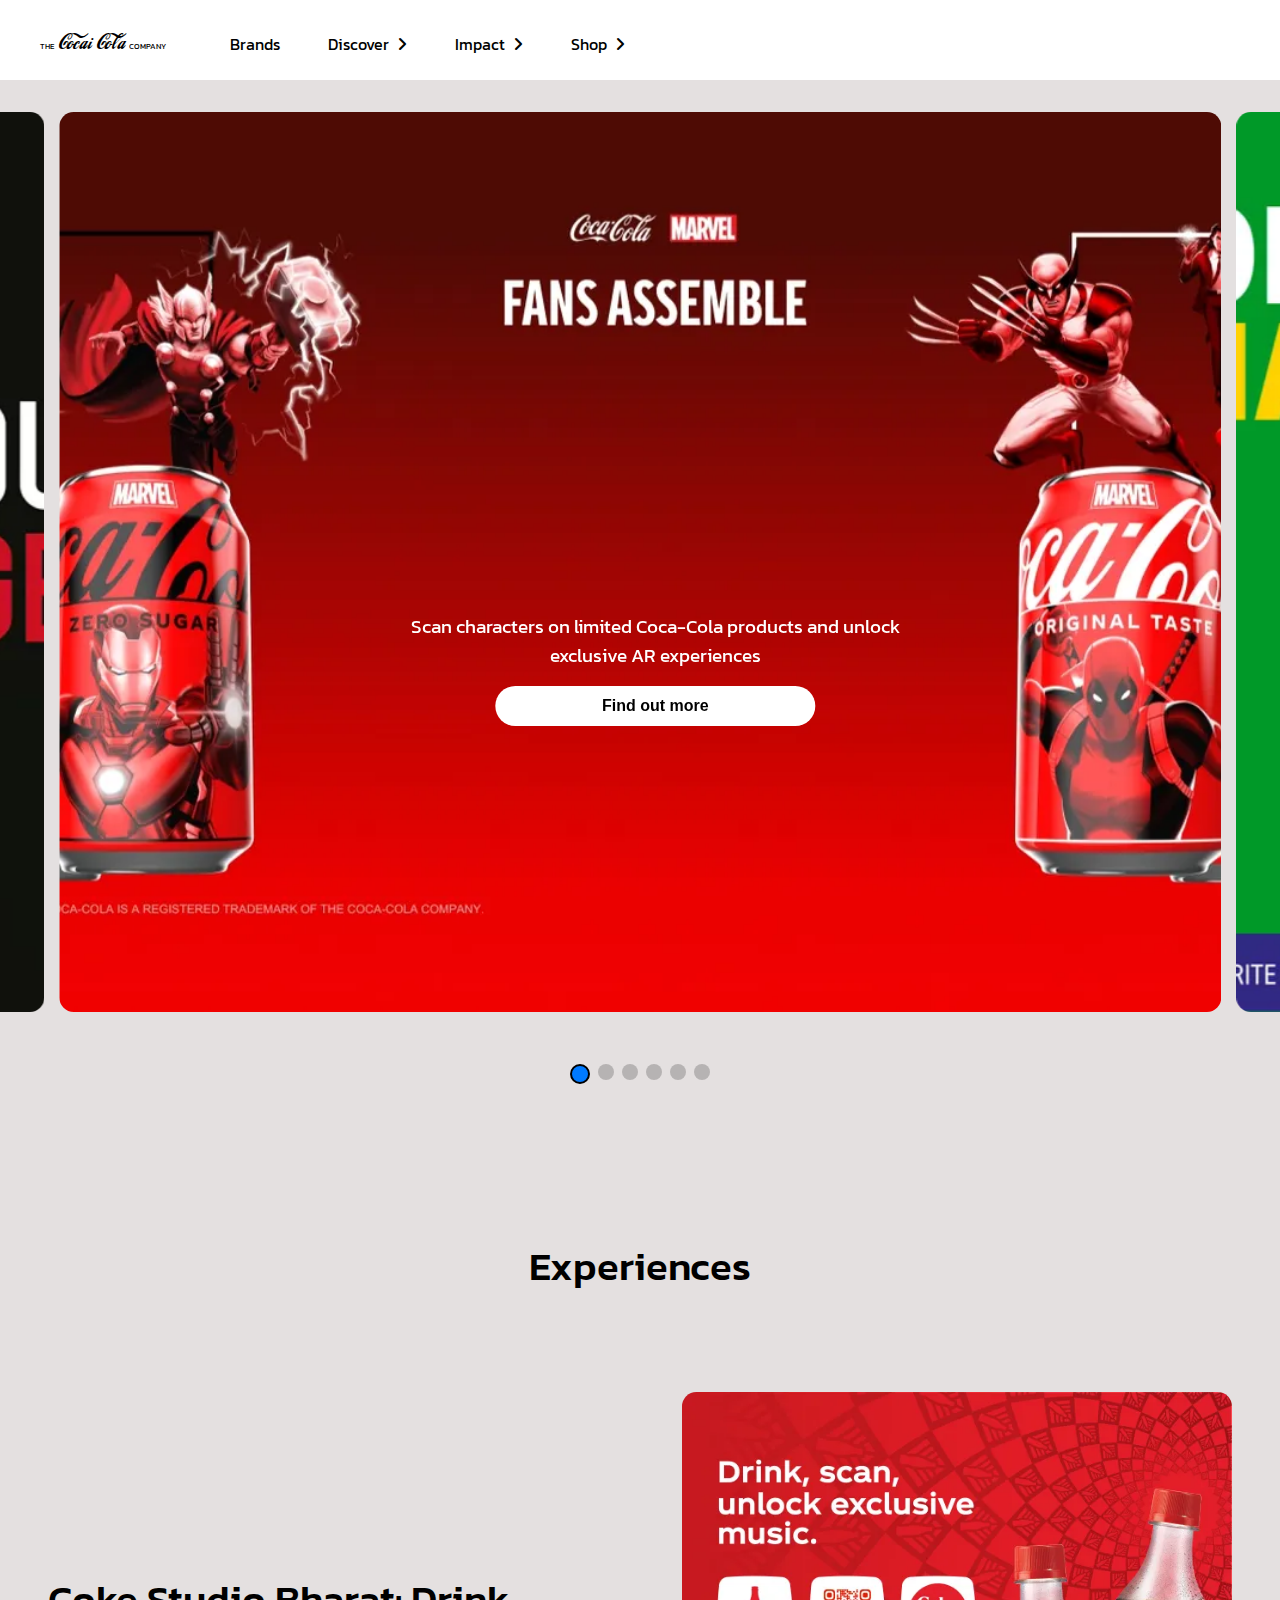
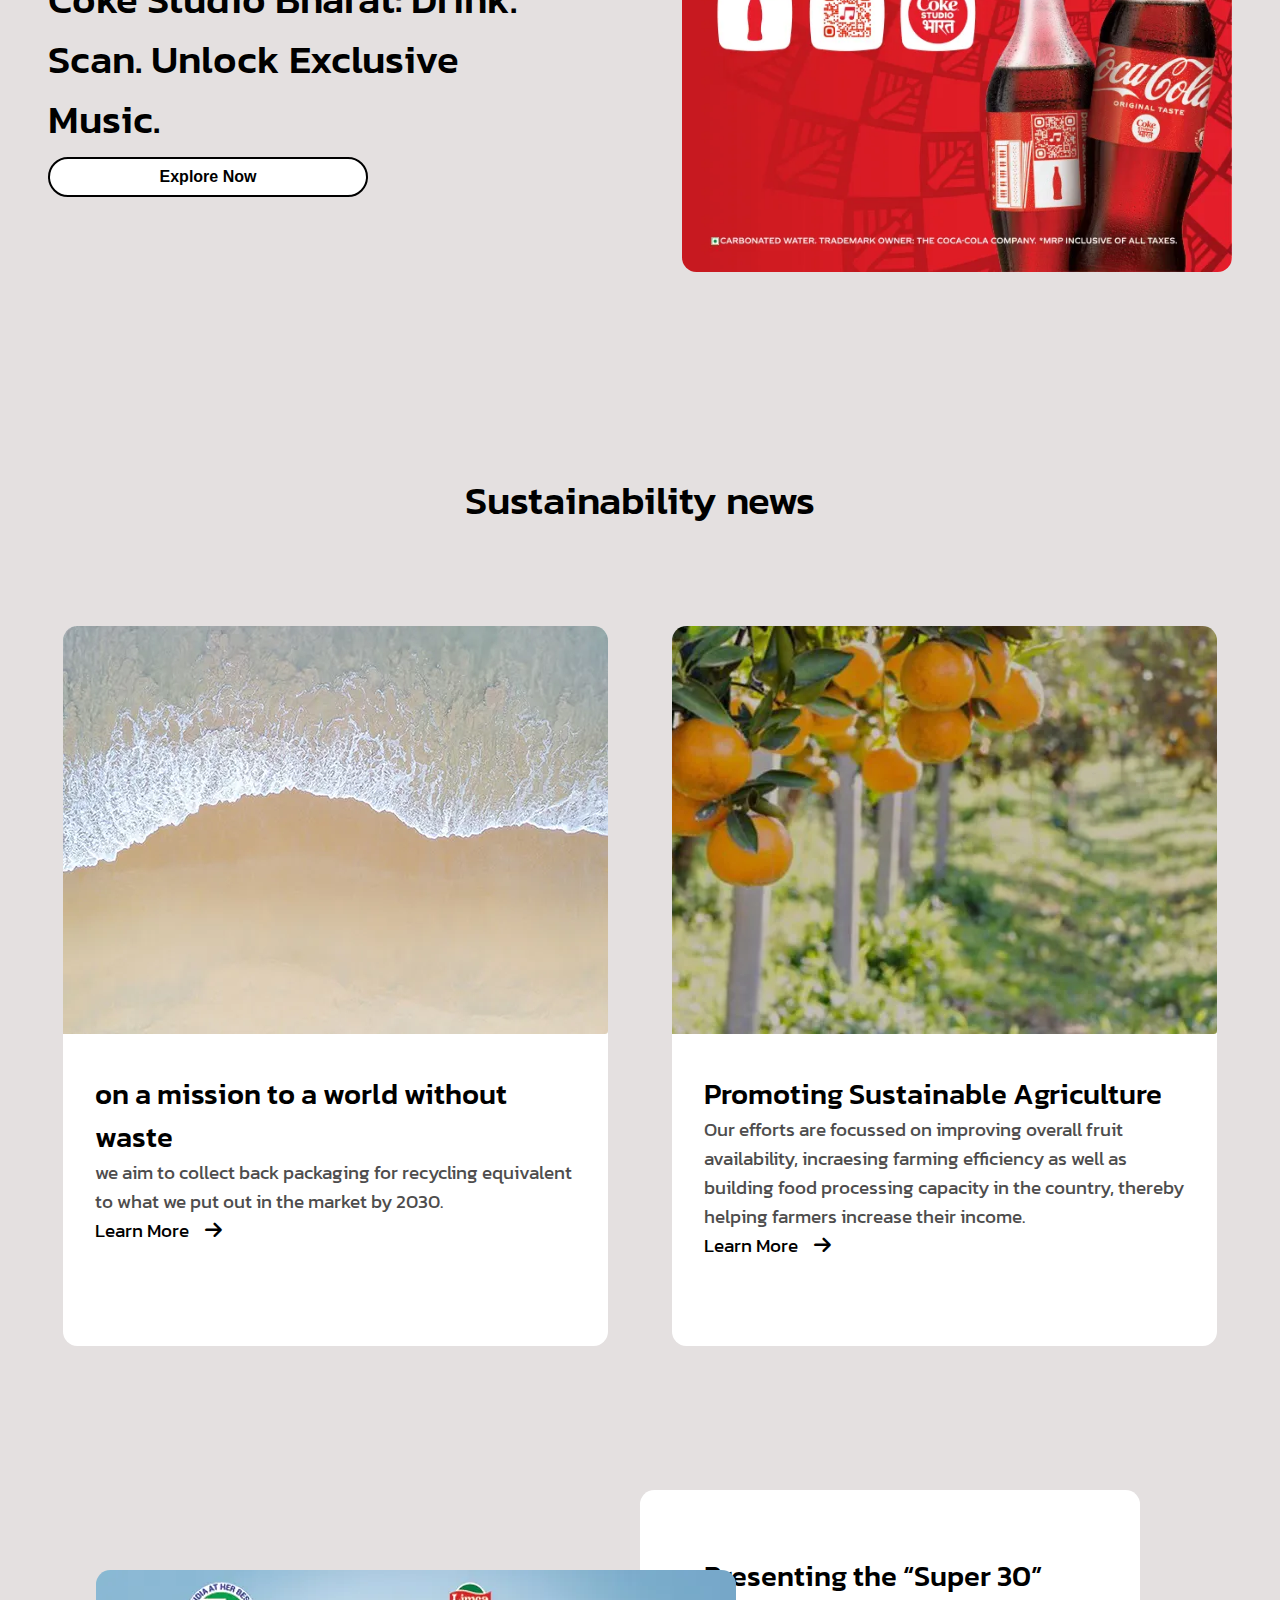
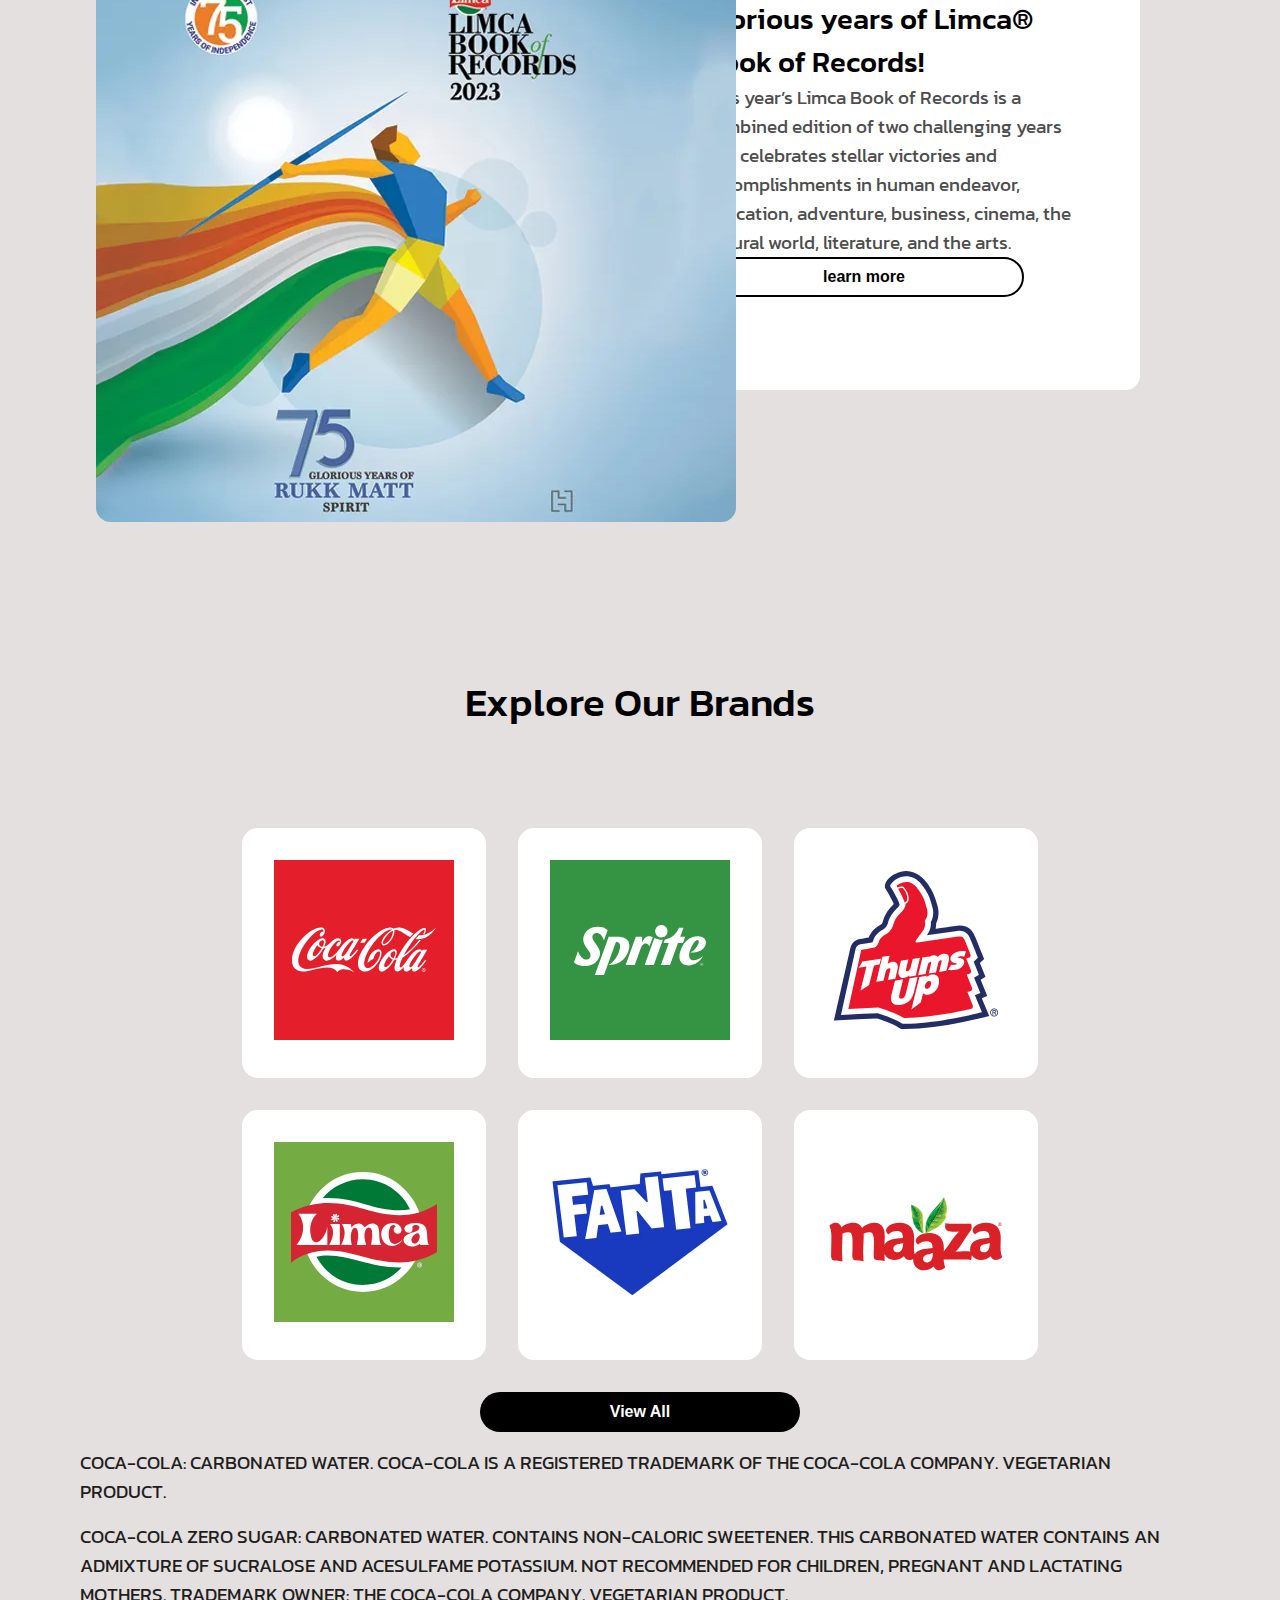
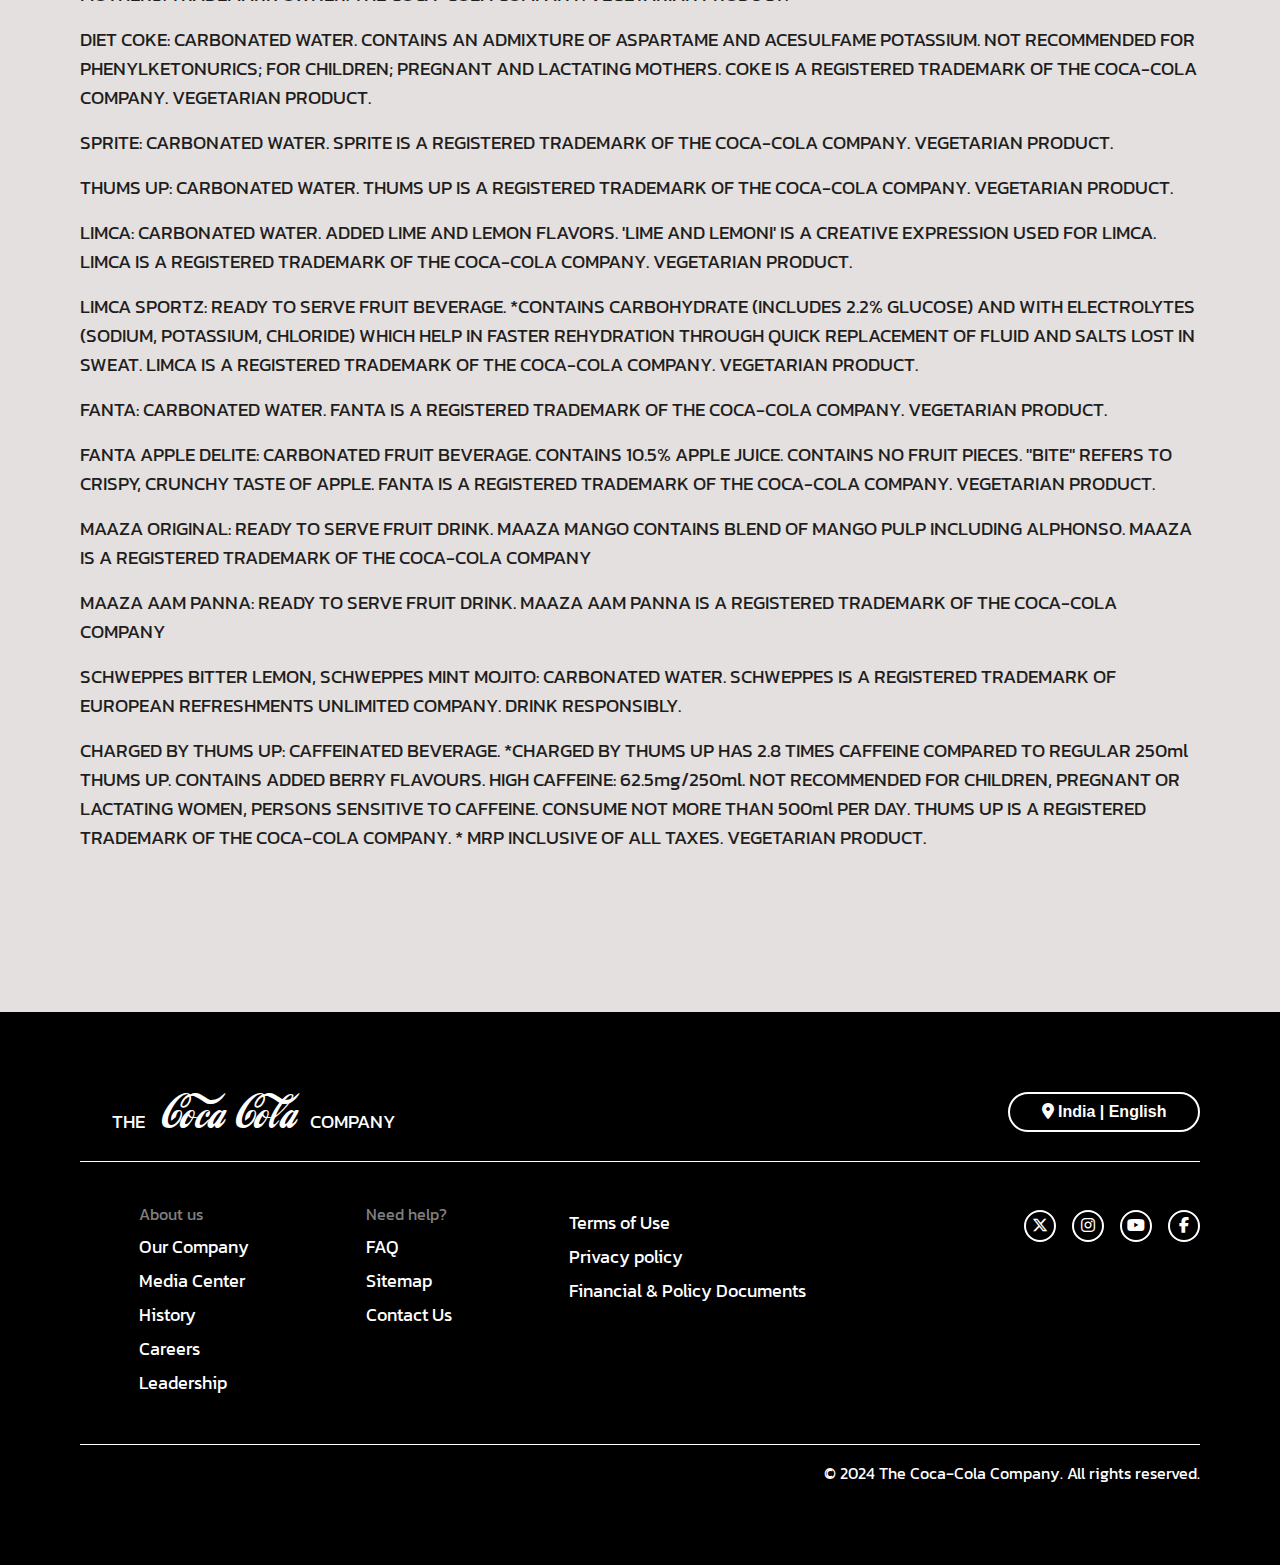
<file: coca_cola-web/index.html>
<!DOCTYPE html>
<html lang="en">
<head>
    <meta charset="UTF-8">
    <meta name="viewport" content="width=device-width, initial-scale=1.0">
    <title>Home | Coca-Cola</title>


    <link rel="canonical" href="https://www.coca-cola.com/in/en">

    <!--tab icon-->
    <link rel="icon" href="./images/icon-coca-cola.png">

    <!-- css -->
    <link rel="stylesheet" href="style.css">

    <!-- font awesome -->
    <link rel="stylesheet" href="https://cdnjs.cloudflare.com/ajax/libs/font-awesome/6.5.2/css/all.min.css">

    <!--Link Swiper's CSS -->
    <link rel="stylesheet" href="https://cdn.jsdelivr.net/npm/swiper@11/swiper-bundle.min.css" /> 
    


</head>
<body>
    <nav>
        <div class="container-nav">
            <a href="#" class="logo">THE <span>Cocai Cola</span>COMPANY</a>
            <ul class="menu-link">
                <li class="brands"><a  href="./brands.html">Brands</a></li>
                <li class="parent"><a href="#">Discover</a><i class="fa-solid fa-angle-right"></i>
                    <ul  class="child-links">
                        <li><a href="#">Coke Epic Battle</a></li>
                        <li><a href="#">Coke Studio Bharat</a></li>
                        <li><a href="#">Sprite Joke In A Bottle</a></li>
                    </ul>
                        
                </li>
                <li class="parent"><a  href="#">Impact</a><i class="fa-solid fa-angle-right"></i>
                    <ul class="child-links">
                        <li><a href="#">Sustainability</a></li>
                    </ul>
                </li>
                <li  class="parent"><a href="#">Shop</a><i class="fa-solid fa-angle-right"></i>
                    <ul class="child-links">
                        <li><a href="#">Big Basket</a></li>
                        <li><a href="#">Blinkit</a></li>
                        <li><a href="#">FlipKart</a></li>
                        <li><a href="#">Jiomart</a></li>
                        <li><a href="#">Amazon</a></li>
                        
                    </ul>
                </li>
            </ul>
            
        </div>
        <a href="./navResponsive.html"><i class="fa-solid fa-bars bar" ></i></a>
    </nav> 
    <main>
        <div class="container">
            <div class="swiper mySwiper">
                <div class="swiper-wrapper">
                    <div class="swiper-slide first">
                        <div class="image">
                            <img class="slide-1" src="./images/coke-marvel.webp" alt="">
                            <img class="slide-2" src="./images_2/marvel-coca.webp" alt="">
                            
                        </div>
                        <div class="slide-info">
                            <p>Scan characters on limited Coca-Cola products and unlock 
                                <br> exclusive AR experiences
                            </p>
                            <button href="#" type="button" class="marvel-btn default">Find out more</button>
                            
                        </div>
                        
                    </div>
                    <div class="swiper-slide slide-second">
                        <img class="slide-1" src="./images/coke-sprite.webp" alt="">
                        <img class="slide-2" src="./images_2/sprite.webp" alt="">
                    </div>
                    <div class="swiper-slide slide-third">
                        <img class="slide-1" src="./images/coke-schweppes.webp" alt="">
                        <img class="slide-2" src="./images_2/schewwper.webp" alt="">
                    </div>
                    <div class="swiper-slide slide-four">
                        <img class="slide-1" src="./images/coke-fanta.webp" alt="">
                        <img class="slide-2" src="./images_2/fanta.webp" alt="">
                    </div>
                    <div class="swiper-slide slide-five">
                        <img class="slide-1" src="./images/coke-maaza.webp" alt="">
                        <img class="slide-2" src="./images_2/maza.webp" alt="">
                    </div>
                    <div class="swiper-slide slide-six">
                        <img class="slide-1" src="./images/coke-charged.webp" alt="">
                        <img class="slide-2" src="./images_2/charged-by-thumbsUp.webp" alt="">
                    </div>
        
                </div>
                <!-- not to display -->
                <div class="slide-wrapper-two">
                    <div class="swiper-slide first">
                        <div class="image">
                            <img class="slide-first" src="./images_2/marvel-coca.webp" alt="">
                            
                        </div>
                        <div class="slide-info">
                            <p>Scan characters on limited Coca-Cola products and unlock 
                                <br> exclusive AR experiences
                            </p>
                            <button href="#" type="button" class="marvel-btn default">Find out more</button>
                            
                        </div>
                        
                    </div>
                    <div class="swiper-slide slide-second">
                        <img src="./images_2/sprite.webp" alt="">
                    </div>
                    <div class="swiper-slide slide-third">
                        <img src="./images_2/fanta.webp" alt="">
                    </div>
                    <div class="swiper-slide slide-four">
                        <img src="./images_2/schewwper.webp" alt="">
                    </div>
                    <div class="swiper-slide slide-five">
                        <img src="./images_2/maza.webp" alt="">
                    </div>
                    <div class="swiper-slide slide-six">
                        <img src="./images_2/charged-by-thumbsUp.webp" alt="">
                    </div>
        
                </div>
                <div class="swiper-pagination"></div>
            </div>
        </div>
    </main>
   
    <section class="second-section">
        <h1>Experiences</h1>
        <div class="container second">
            <div class="title">
                <h1>
                    Coke Studio Bharat: Drink. Scan. Unlock Exclusive Music.
                </h1>
                <button type="button" class="second-btn default">Explore Now</button>
            </div>
            <div class="image">
                <img src="./images/drink-scan-unlock.webp" alt="">
            </div>
        </div>
    </section>
    <section class="third-section">
        <h1>Sustainability news</h1>
        <div class="container third">
            <div class="card">
                <div class="image">
                    <img src="./images/sea.webp" alt="">
                </div>
                <div class="heading">
                    <h2>on a mission to a world without waste</h2>
                    <p class="para">we aim to collect back packaging for recycling 
                    equivalent to what we put out in the market by 2030.</p>
                    <a href="#">Learn More<i class="fa-solid fa-arrow-right"></i></a>
                </div>
            </div>
            <div class="card">
                <div class="image">
                    <img src="./images/oranges.webp" alt="">
                </div>
                <div class="heading">
                    <h2>Promoting Sustainable Agriculture</h2>
                    <p class="para">Our efforts are focussed on improving overall fruit availability, incraesing farming efficiency 
                        as well as building food processing capacity in the country, thereby helping farmers
                        increase their income.
                    </p>
                    <a href="#">Learn More<i class="fa-solid fa-arrow-right"></i></a>
                </div>

            </div>
        </div>
    </section>


    <section class="four-section">
        <div class="container four">
            <div class="image">
                <img src="./images/limka-book-record.webp" alt="">
            </div>
            <aside>
                <h2>
                    Presenting the “Super 30” glorious years of Limca® Book of Records!
                </h2>
                <p class="para">
                    This year’s Limca Book of Records is a combined edition of two challenging 
                    years and celebrates stellar victories and accomplishments in human endeavor, education, adventure, 
                    business, cinema, the natural world, literature, and the arts.
                </p>
                <button type="button" class="four-btn default">learn more</button>
            </aside>
        </div>
    </section> 


    <section class="five-section">
        <h1>Explore Our Brands</h1>
        <div class="container five">

            <div class="image-logo">
                <a href="#">
                    <img src="./brands/coca-cola.svg" alt="">
                </a>
            </div>
            <div class="image-logo">
                <a href="#">
                    <img src="./brands/Sprite-Logo.svg" alt="">
                </a>
            </div>
            <div class="image-logo">
                <a href="#">
                    <img style="background-color: white;" src="./brands/TU Logo.svg" alt="">
                </a>
            </div>
            <div class="image-logo">
                <a href="#">
                    <img src="./brands/Limca.svg" alt="">
                </a>
            </div>
            <div class="image-logo">
                <a href="#">
                    <img src="./brands/fanta.webp" alt="">
                </a>
            </div>
            <div class="image-logo">
                <a href="#">
                    <img style= "background-color: white;" src="./brands/maaza desktop-01.svg" alt="">
                </a>
            </div>
           
        </div>
        <button type="button" class="five-btn default">View All</button>

    </section>


    <section class="six-section">
        <div class="container six">
            <p>
                COCA-COLA: CARBONATED WATER. COCA-COLA IS A 
                REGISTERED TRADEMARK OF THE COCA-COLA COMPANY. VEGETARIAN PRODUCT.
            </p>
            <p>
                COCA-COLA ZERO SUGAR: CARBONATED WATER. CONTAINS NON-CALORIC SWEETENER. 
                THIS CARBONATED WATER CONTAINS AN ADMIXTURE OF SUCRALOSE AND ACESULFAME POTASSIUM. NOT RECOMMENDED FOR CHILDREN, PREGNANT AND LACTATING MOTHERS. 
                TRADEMARK OWNER: THE COCA-COLA COMPANY. VEGETARIAN PRODUCT.
    
            </p>
            <p>
                DIET COKE: CARBONATED WATER. CONTAINS AN ADMIXTURE OF ASPARTAME AND ACESULFAME 
                POTASSIUM. NOT RECOMMENDED FOR PHENYLKETONURICS; FOR CHILDREN; PREGNANT AND LACTATING MOTHERS. 
                COKE IS A REGISTERED TRADEMARK OF THE COCA-COLA COMPANY. VEGETARIAN PRODUCT.  
            </p>
            <p>
                SPRITE: CARBONATED WATER. SPRITE IS A REGISTERED TRADEMARK OF THE COCA-COLA COMPANY. VEGETARIAN PRODUCT.
            </p>
            <p>
                THUMS UP: CARBONATED WATER. THUMS UP IS A REGISTERED 
                TRADEMARK OF THE COCA-COLA COMPANY. VEGETARIAN PRODUCT.
            </p>
            <p>
                LIMCA: CARBONATED WATER. ADDED LIME AND LEMON FLAVORS. 'LIME AND LEMONI' IS A CREATIVE EXPRESSION USED FOR LIMCA. 
                LIMCA IS A REGISTERED TRADEMARK OF THE COCA-COLA COMPANY. VEGETARIAN PRODUCT.
            </p>
            <p>
                LIMCA SPORTZ: READY TO SERVE FRUIT BEVERAGE. *CONTAINS CARBOHYDRATE (INCLUDES 2.2% GLUCOSE) AND WITH 
                ELECTROLYTES (SODIUM, POTASSIUM, CHLORIDE) WHICH HELP IN FASTER REHYDRATION THROUGH QUICK REPLACEMENT OF FLUID AND SALTS LOST IN SWEAT. 
                LIMCA IS A REGISTERED TRADEMARK OF THE COCA-COLA COMPANY. VEGETARIAN PRODUCT. 
            </p>
            <p>
                FANTA: CARBONATED WATER. FANTA IS A REGISTERED TRADEMARK OF THE COCA-COLA COMPANY. VEGETARIAN PRODUCT.
    
            </p>
            <p>
                FANTA APPLE DELITE: CARBONATED FRUIT BEVERAGE. CONTAINS 10.5% APPLE JUICE. CONTAINS NO FRUIT PIECES. 
                "BITE" REFERS TO CRISPY, CRUNCHY TASTE OF APPLE. 
                FANTA IS A REGISTERED TRADEMARK OF THE COCA-COLA COMPANY. VEGETARIAN PRODUCT.
            </p>
            <p>
                MAAZA ORIGINAL: READY TO SERVE FRUIT DRINK. MAAZA MANGO CONTAINS BLEND OF MANGO PULP 
                INCLUDING ALPHONSO. MAAZA IS A REGISTERED TRADEMARK OF THE COCA-COLA COMPANY
            </p>
            <p>
                MAAZA AAM PANNA: READY TO SERVE FRUIT DRINK.
                 MAAZA AAM PANNA IS A REGISTERED TRADEMARK OF THE COCA-COLA COMPANY
            </p>
            <p>
                SCHWEPPES BITTER LEMON, SCHWEPPES MINT MOJITO: CARBONATED WATER. SCHWEPPES IS A REGISTERED 
                TRADEMARK OF EUROPEAN REFRESHMENTS UNLIMITED COMPANY. DRINK RESPONSIBLY.
            </p>
            <p>
                CHARGED BY THUMS UP: CAFFEINATED BEVERAGE. *CHARGED BY THUMS UP HAS 2.8 
                TIMES CAFFEINE COMPARED TO REGULAR 250ml THUMS UP. CONTAINS ADDED BERRY FLAVOURS. 
                HIGH CAFFEINE: 62.5mg/250ml. NOT RECOMMENDED FOR CHILDREN, PREGNANT OR LACTATING WOMEN, 
                PERSONS SENSITIVE TO CAFFEINE. CONSUME NOT MORE THAN 500ml PER DAY. THUMS UP IS A REGISTERED 
                TRADEMARK OF THE COCA-COLA COMPANY. * MRP INCLUSIVE OF ALL TAXES. VEGETARIAN PRODUCT.
            </p>
        </div>
    </section>


    <footer>
        <div class="logo-btn">
            <a href="#" class="logo footer-logo">THE <span>Coca Cola</span>COMPANY</a>
            <button type="button" class="footer-btn default"><i class="fa-solid fa-location-dot"></i> India | English</button>
        </div>
        <div class="border"></div>
        <div class="footer-links">
            <div class="links">
                <ul class="first-ul">
                    <a href="#" class="main">About us</a>
                    <li><a href="#">Our Company</a></li>
                    <li><a href="#">Media Center</a></li>
                    <li><a href="#">History</a></li>
                    <li><a href="#">Careers</a></li>
                    <li><a href="#">Leadership</a></li>
                </ul>
                <ul class="second-ul">
                    <a href="#" class="main">Need help?</a>
                    <li><a href="#">FAQ</a></li>
                    <li><a href="#">Sitemap</a></li>
                    <li><a href="#">Contact Us</a></li>
                </ul>
                <div class="border border-0"></div>
                <ul class="third-ul">
                    <li><a href="#">Terms of Use</a></li>
                    <li><a href="#">Privacy policy</a></li>
                    <li><a href="#">Financial & Policy Documents</a></li>
                </ul>
            </div>
            <div class="media">
                <ul class="social-media">
                    <li><a href="#"><i class="fa-brands fa-x-twitter"></i></a></li>
                    <li><a href="#"><i class="fa-brands fa-instagram"></i></a></li>
                    <li><a href="#"><i class="fa-brands fa-youtube"></i></a></li>
                    <li><a href="#"><i class="fa-brands fa-facebook-f"></i></a></li>
                </ul>
            </div>
        </div>
        <div class="border border-1"></div>
        <div class="media-2">
            <ul class="social-media">
                <li><a href="#"><i class="fa-brands fa-x-twitter"></i></a></li>
                <li><a href="#"><i class="fa-brands fa-instagram"></i></a></li>
                <li><a href="#"><i class="fa-brands fa-youtube"></i></a></li>
                <li><a href="#"><i class="fa-brands fa-facebook-f"></i></a></li>
            </ul>
        </div>
    
        <div class="border border-2"></div>
        <p class="rights">© 2024 The Coca‑Cola Company. All rights reserved.</p>
        
    </footer>


   

   
       
    
    <script src="https://cdn.jsdelivr.net/npm/swiper@11/swiper-bundle.min.js"></script>
    <script src="main.js"></script>
   
    
</body>
</html>
</file>
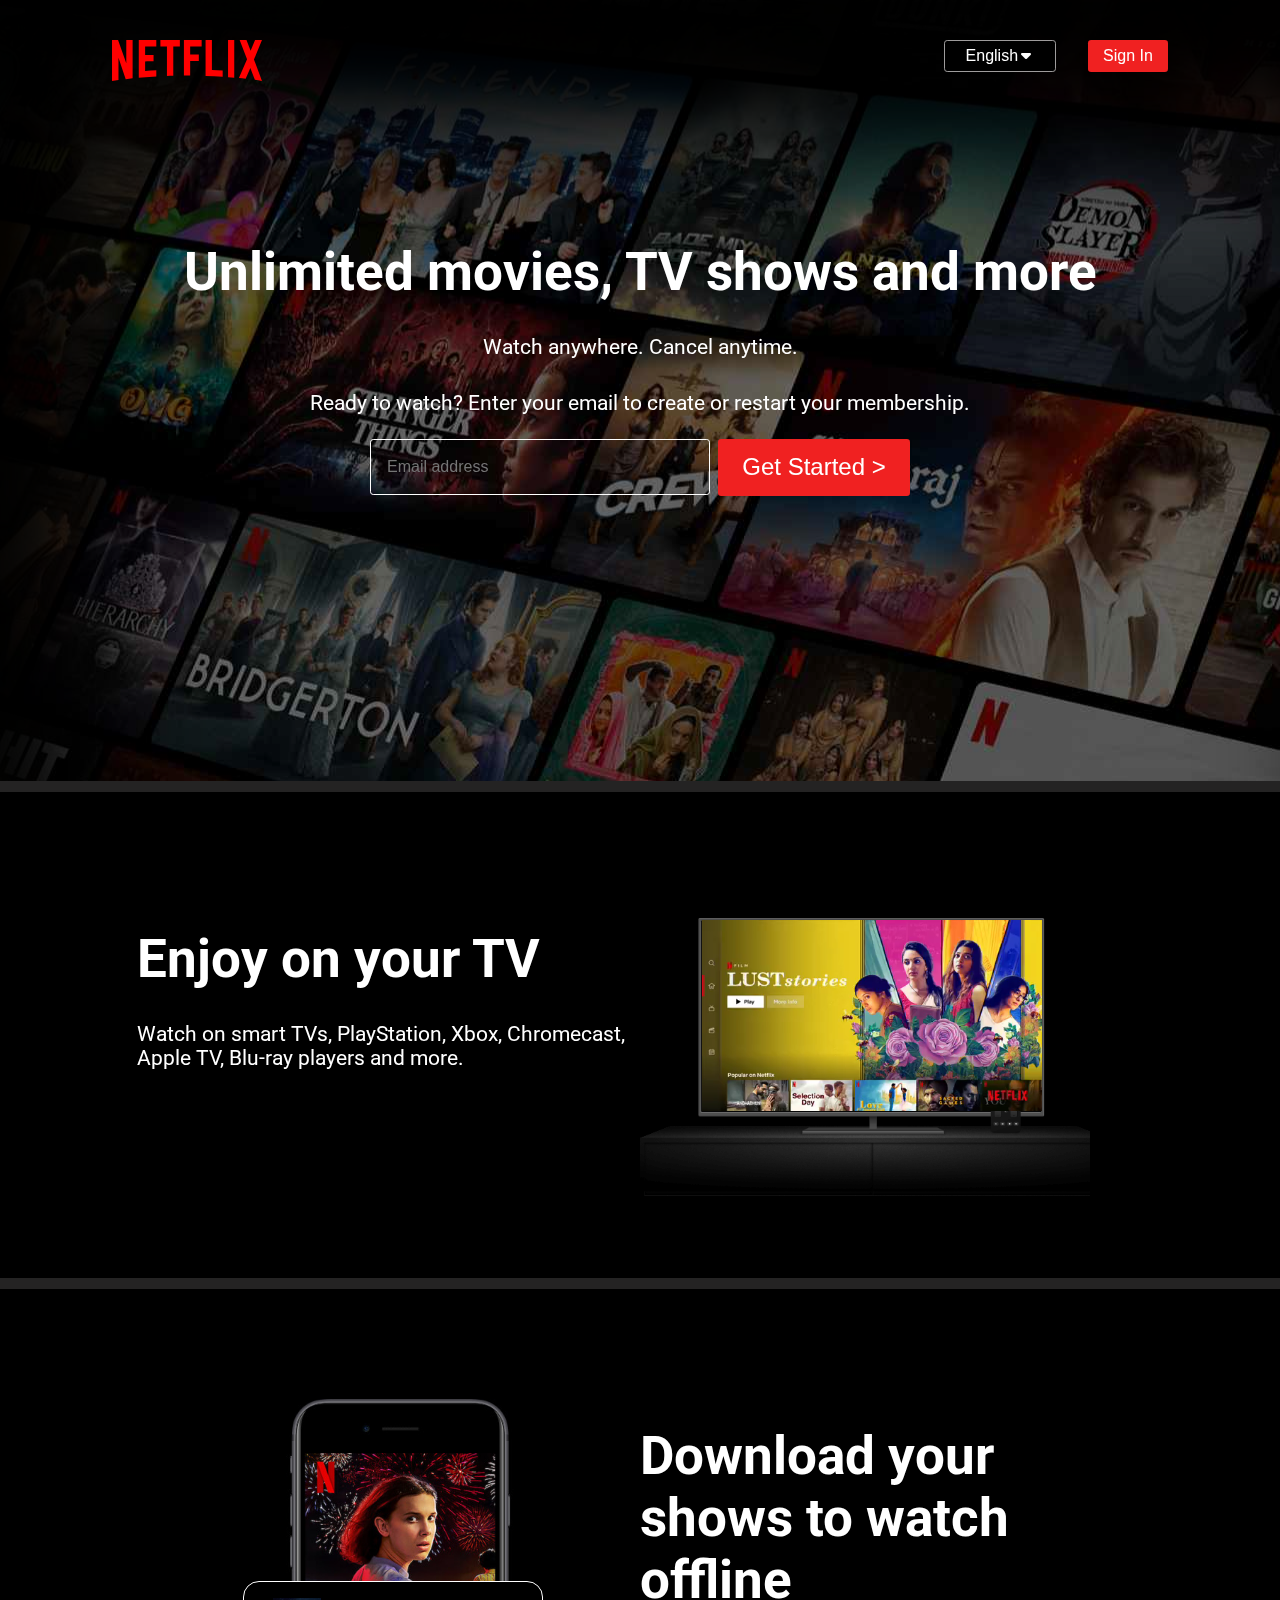
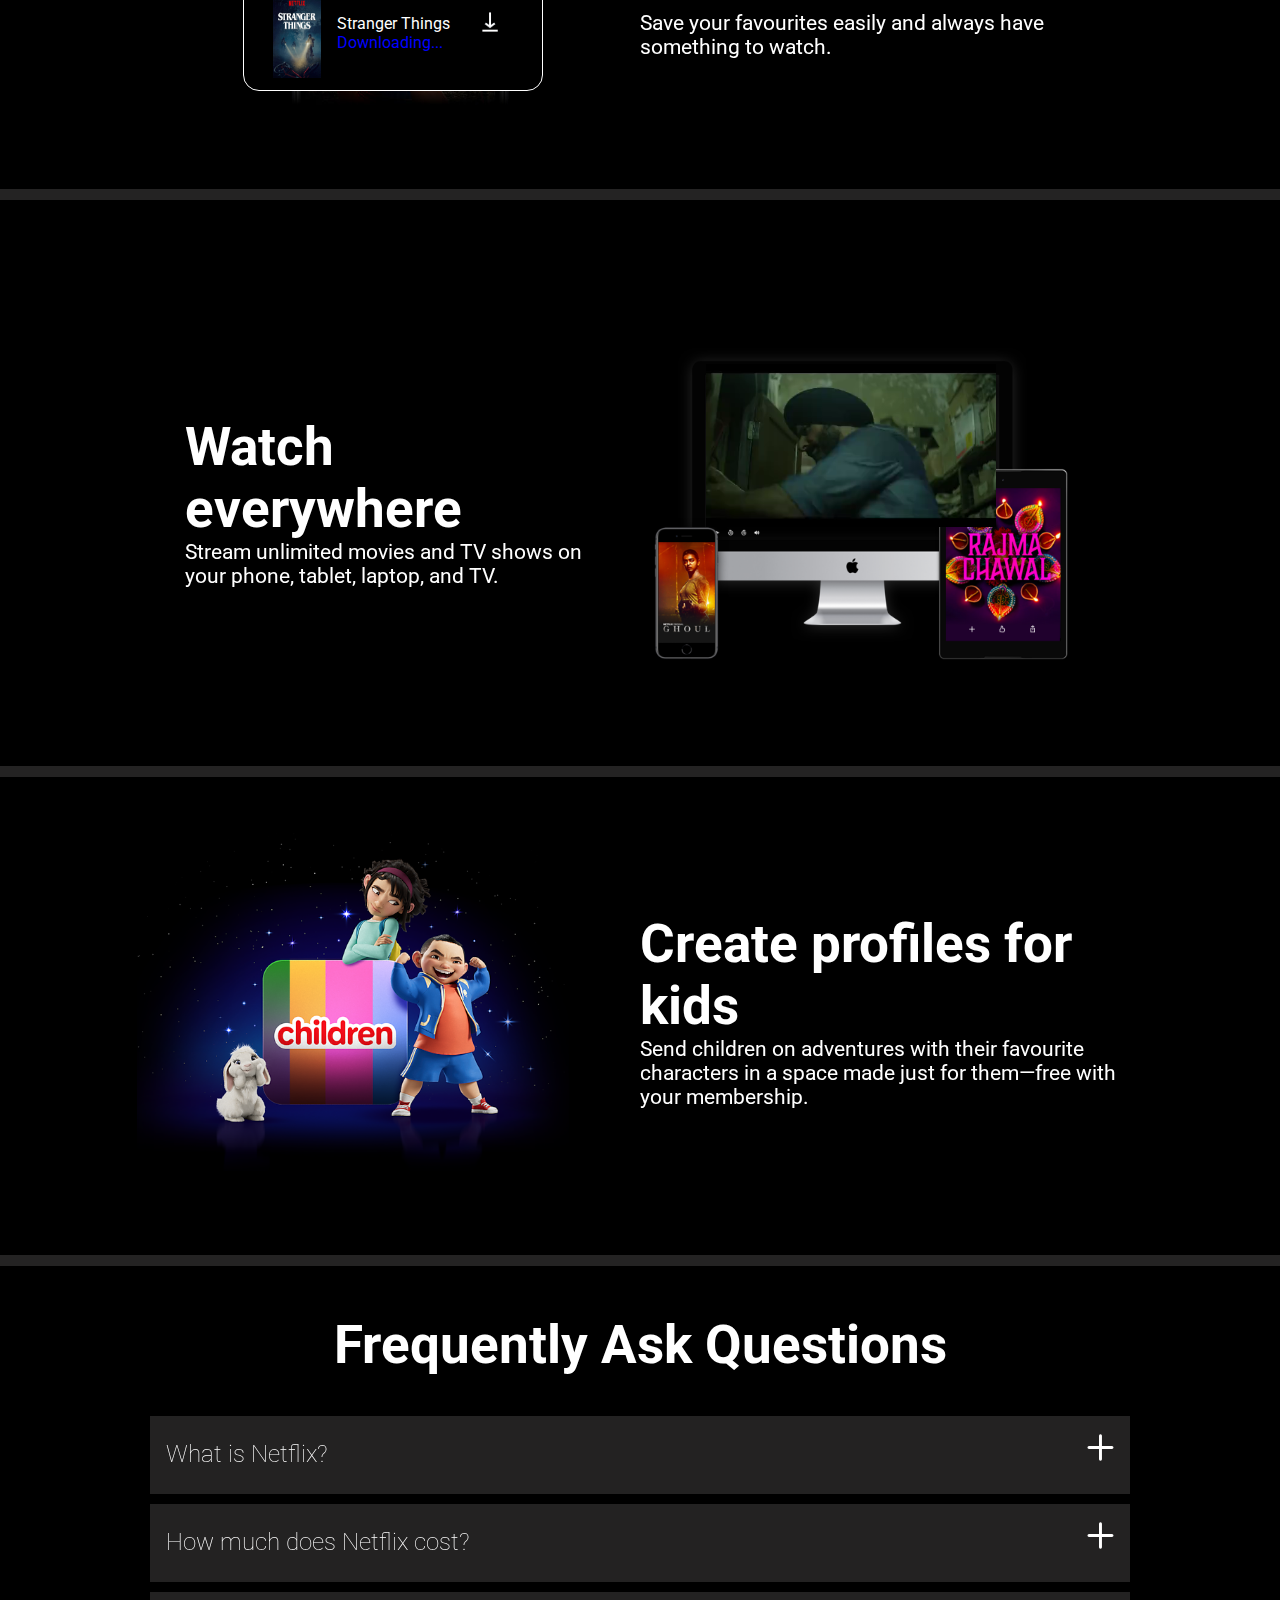
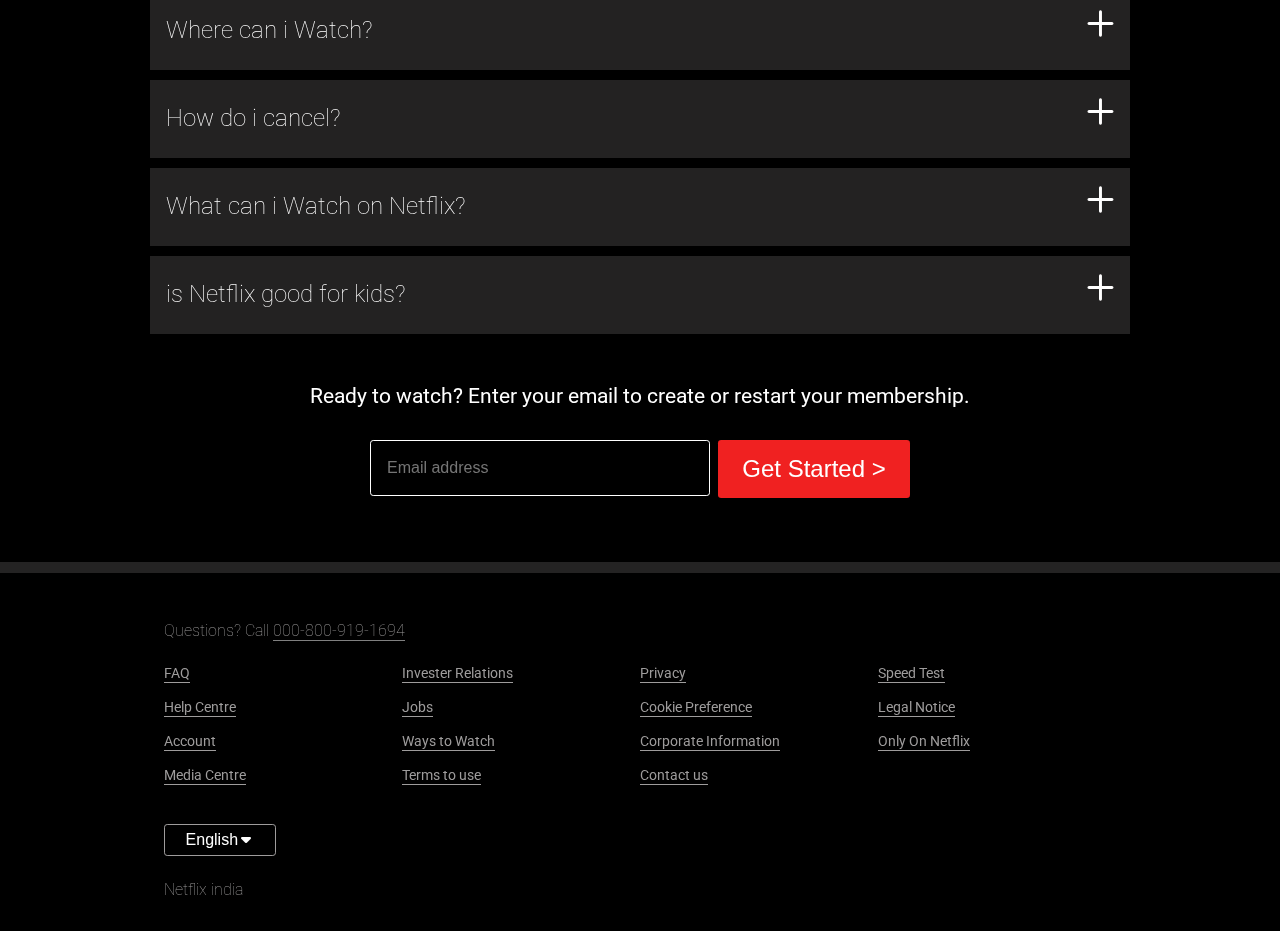
<file: netflix_clone-main/index.html>
<!DOCTYPE html>
<html lang="en">
<head>
    <meta charset="UTF-8">
    <meta name="viewport" content="width=device-width, initial-scale=1.0">
    <title>Netflix India-Wacth TV Shows Online, Watch Movies Online</title>

    <!-- font awesome -->
     <link rel="stylesheet" href="https://cdnjs.cloudflare.com/ajax/libs/font-awesome/6.5.2/css/all.min.css">

    <!-- css -->
    <link rel="stylesheet" href="style.css">

    <!-- icon bar -->
    <link rel="shortcut icon" type="x-icon" href="./images/netflix-bar-logo.jpg" >
</head>
<body>
    <nav>
        <div class="container">
            <img src="./images/logo.svg" alt="">
            <div class="btn-nav">
                <button class="eng-btn  transparent"><span>English</span><i class="fa-solid fa-caret-down"></i></button>
                <button class="sign-btn  red">Sign In</button>
            </div>
        </div>
    </nav>
    <section>
        <div class="header container">
            <h1>
                Unlimited movies, TV shows and more
            </h1>
            <p> Watch anywhere. Cancel anytime.</p>
            <p>Ready to watch? Enter your email to create or restart your membership.</p>
            <div class="inp-head">
                <input class="email-input" type="email" placeholder="Email address">  
                <button class="inp-btn red">Get Started  &gt;</button> 
            </div>
        </div>
    </section>
    <div class="border"></div>
    <section class="second-section">
        <div class="second container">
            <div class="title">
                <h1>Enjoy on your TV</h1>
                <p>Watch on smart TVs, PlayStation, Xbox, Chromecast, Apple TV, Blu-ray players and more.</p>
            </div>
            <div class="tv-area">
                <video autoplay muted loop src="./videos/first-vid.mp4"></video>
            </div>
        </div>
    </section>
    <div class="border"></div>
    <section class="third-section">
        <div class="third container">
            <div class="mb-container">
                <div class="image">
                    <img src="./images/mobile-img.jpg" alt="">
                </div>
                <div class="download">
                    <img  src="./images/stranger-things.png" alt="">
                    <p>Stranger Things  <br><span>Downloading...</span></p>
                    <img src="./images/icon.gif" alt="">
                </div>
            </div>
            <div class="title">
                <h1>Download your shows to watch offline</h1>
                <p>Save your favourites easily and always have something to watch.</p>
            </div>
        </div>
    </section>
    <div class="border"></div>
    <section class="four-section">
        <div class="four container">
            <div class="title">
                <h1>Watch everywhere</h1>
                <p>Stream unlimited movies and TV shows on your phone, tablet, laptop, and TV.</p>
            </div>
            <div class="tv-area-two">
                <video autoplay loop mute src="./videos/2nd-vid.mp4"></video>
            </div>
        </div>
    </section>
    <div class="border"></div>
    <section class="five-section">
        <div class="five container">
            <div class="cartoon">
                <img src="./images/kid-img.png" alt="">
            </div>
            <div class="title">
                <h1>Create profiles for kids</h1>
                <p>Send children on adventures with their favourite characters in a space made just for them—free with your membership.</p>
            </div>
        </div>

    </section>
    <div class="border"></div>
    <section class="FAQ-section">
        <h1>Frequently Ask Questions</h1>
        <div class="FAQ container">
            <article>
                <div class="qna">
                    <div class="question">
                        <h3>What is Netflix?</h3>
                        <i class="fa-solid fa-plus"></i>
                    </div>
                    <p>Netflix is a streaming service that offers a wide
                        variety of award-winning TV shows, movies, anime, documentaries and more – on thousands of internet-connected devices
                        <br>.You can watch as much as you want, whenever you want, without a singlead – all for one low monthly price. There's 
                        always something new to discover, and new TV shows and movies are added every week!
                    </p>
                </div>
            </article>
            <article>
                <div class="qna">
                    <div class="question">        
                        <h3>How much does Netflix cost?</h3>
                        <i class="fa-solid fa-plus"></i>
                    </div>
                    <p>Watch Netflix on your smartphone, tablet, Smart TV, laptop, or streaming device, all 
                        for one fixed monthly fee. Plans range from ₹149 to ₹649 a month. No extra costs, no contracts.
                    </p>
                </div>
            </article>
            <article>
               
                <div class="qna">
                    <div class="question">                       
                        <h3>Where can i Watch?</h3>
                        <i class="fa-solid fa-plus"></i>
                    </div>
                    <p>
                        Watch anywhere, anytime. Sign in with your Netflix account to watch instantly on the web at netflix.com from your personal 
                        computer or on any internet-connected device that offers the Netflix app, including smart TVs, smartphones, tablets, streaming 
                        media players and game consoles. <br>You can also download your favourite shows with the iOS or Android app. Use downloads to watch 
                        while you're on the go and without an internet connection. Take Netflix with you anywhere.
                    </p>
                </div>
            </article>
            <article>
              
                <div class="qna">
                    <div class="question">
                        <h3>How do i cancel?</h3>
                        <i class="fa-solid fa-plus"></i>
                    </div>
                    <p>Netflix is flexible. There are no annoying contracts and no commitments. You can easily cancel your account online in two clicks. 
                        There are no cancellation fees – start or stop your account anytime.
                    </p>
                </div>
            </article>
            <article>
                <div class="qna">
                    <div class="question">
                        <h3>What can i Watch on Netflix?</h3>
                        <i class="fa-solid fa-plus"></i>
                    </div>
                    <p>Netflix has an extensive library of feature films, documentaries, TV shows, anime, award-winning Netflix originals, and more. Watch as 
                        much as you want, anytime you want.
                    </p>
                </div>
            </article>
            <article>
                <div class="qna">
                    <div class="question">
                        <h3>is Netflix good for kids?</h3>
                        <i class="fa-solid fa-plus"></i>
                    </div>
                   
                    <p>The Netflix Kids experience is included in your membership to give parents control while kids enjoy family-friendly TV shows and films in 
                        their own space.<br>Kids profiles come with PIN-protected parental controls that let you restrict the maturity rating of content kids can 
                        watch and block specific titles you don’t want kids to see.
                    </p>
                </div>
            </article>
        </div>
       <div class="footer-input">
        <p>Ready to watch? Enter your email to create or restart your membership.</p>
        <div class="inp section-2">
            <input class="email-input" type="email" placeholder="Email address">  
            <button class="inp-btn red">Get Started  &gt;</button> 
        </div>
       </div>
       
    </section>
    <div class="border"></div>
    <section class="map-section">
        <div class="container map">
            <p>Questions? Call <u>000-800-919-1694</u></p>
                <div class="map-links">
                    <ul>
                        <li><a href="#">FAQ</a></li>
                        <li><a href="#">Invester Relations</a></li>
                        <li><a href="#">Privacy</a></li>
                        <li><a href="#">Speed Test</a></li>
                    </ul>
                    <ul>
                        <li><a href="#">Help Centre</a></li>
                        <li><a href="#">Jobs</a></li>
                        <li><a href="#">Cookie Preference</a></li>
                        <li><a href="#">Legal Notice</a></li>
                    </ul>
                    <ul>
                        <li><a href="#">Account</a></li>
                        <li><a href="#">Ways to Watch</a></li>
                        <li><a href="#">Corporate Information</a></li>
                        <li><a href="#">Only On Netflix</a></li>
                    </ul>
                    <ul>
                        <li><a href="#">Media Centre</a></li>
                        <li><a href="#">Terms to use</a></li>
                        <li><a href="#">Contact us</a></li>
                        
                    </ul>
                </div>
                <div class="footer-btn">
                    <button class="eng-footer transparent">English<span><i class="fa-solid fa-caret-down"></i></span></button>
                    <p>Netflix india</p> 
                </div>
        </div>
        
        
        
    </section>
    

    
</body>
</html>
</file>
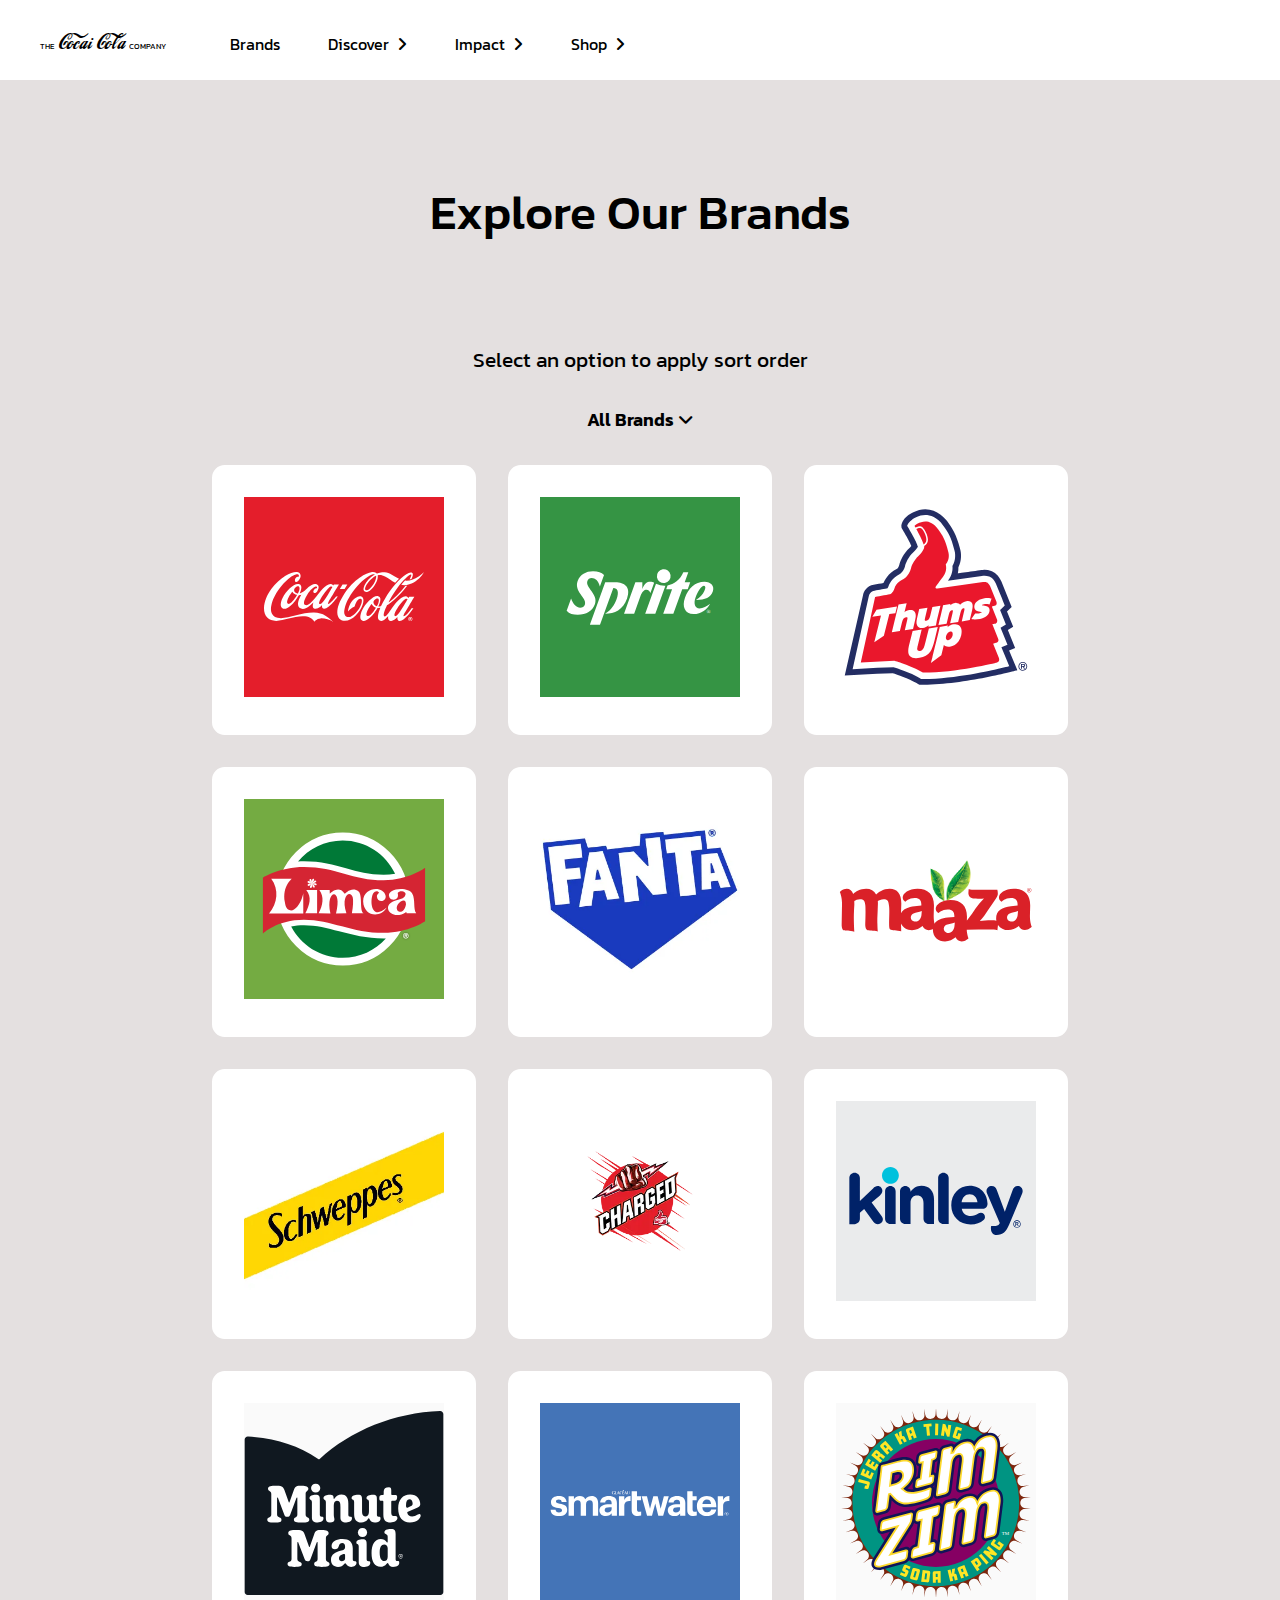
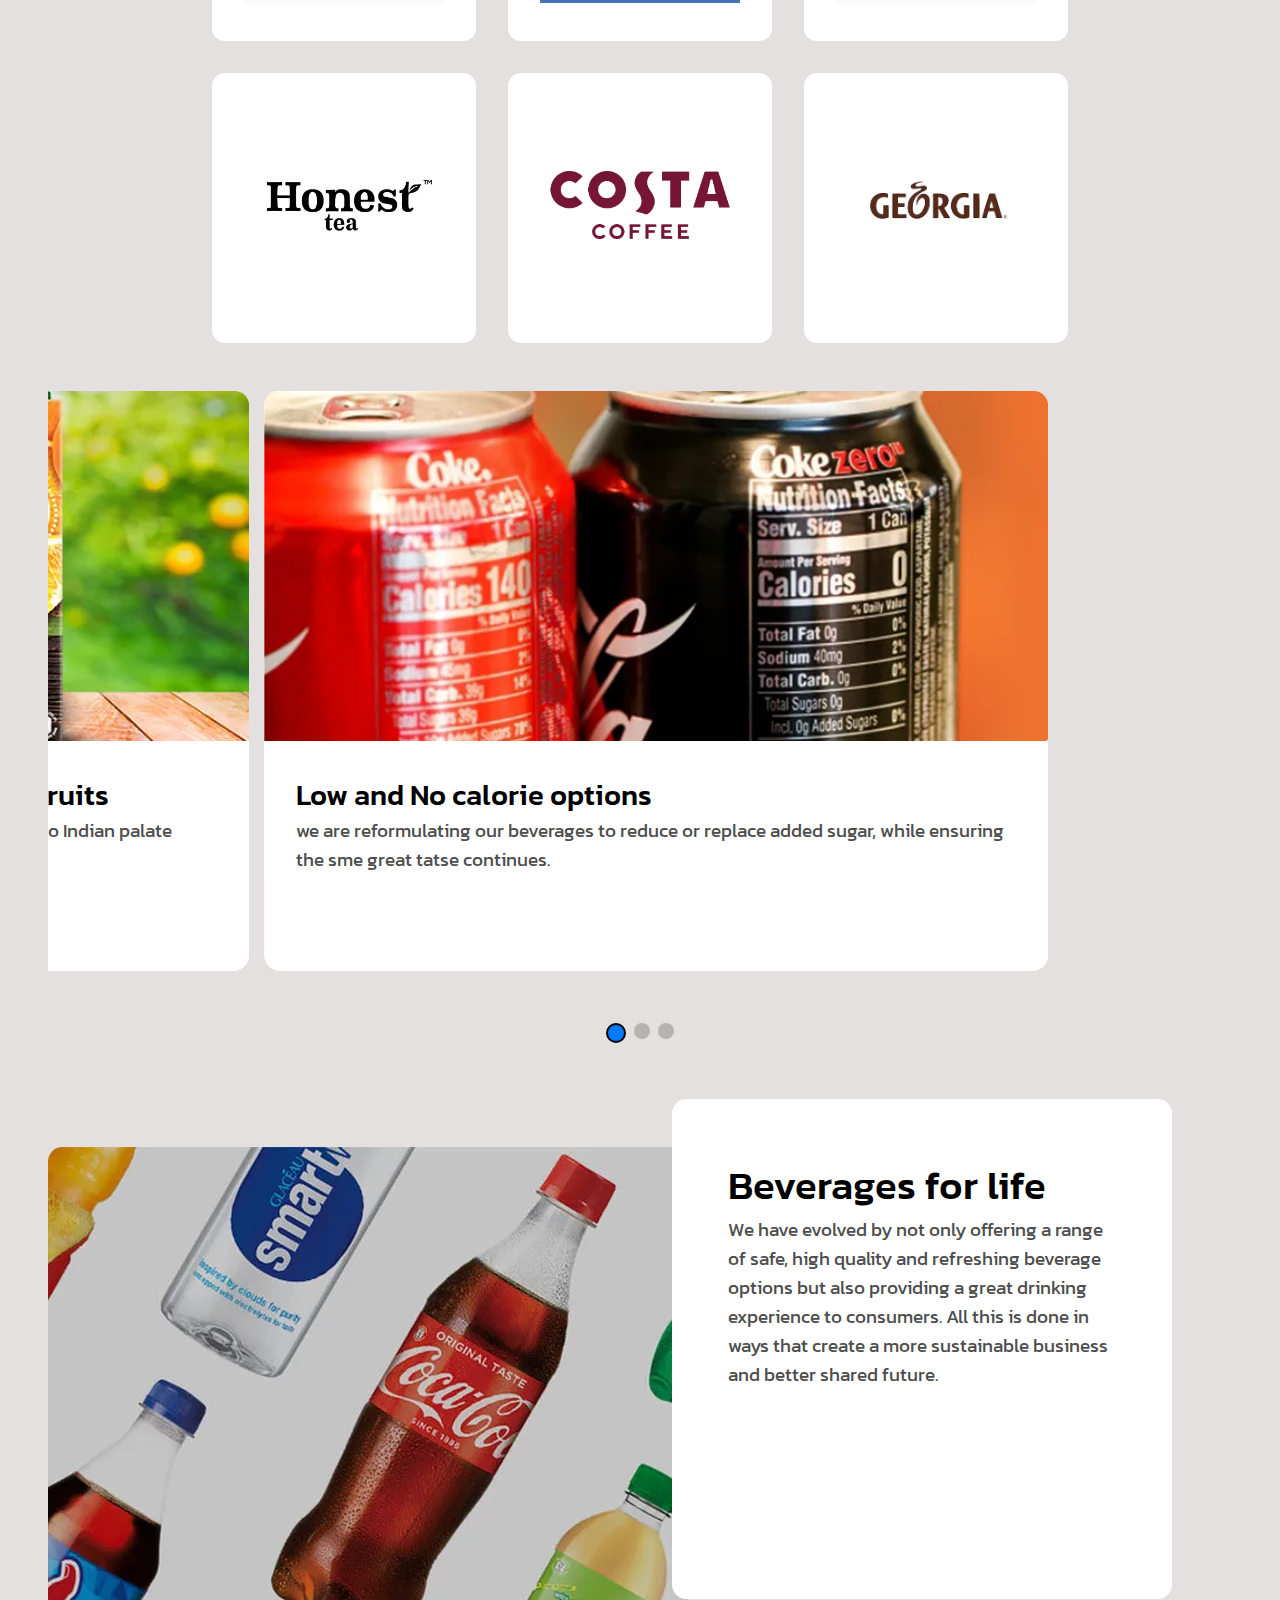
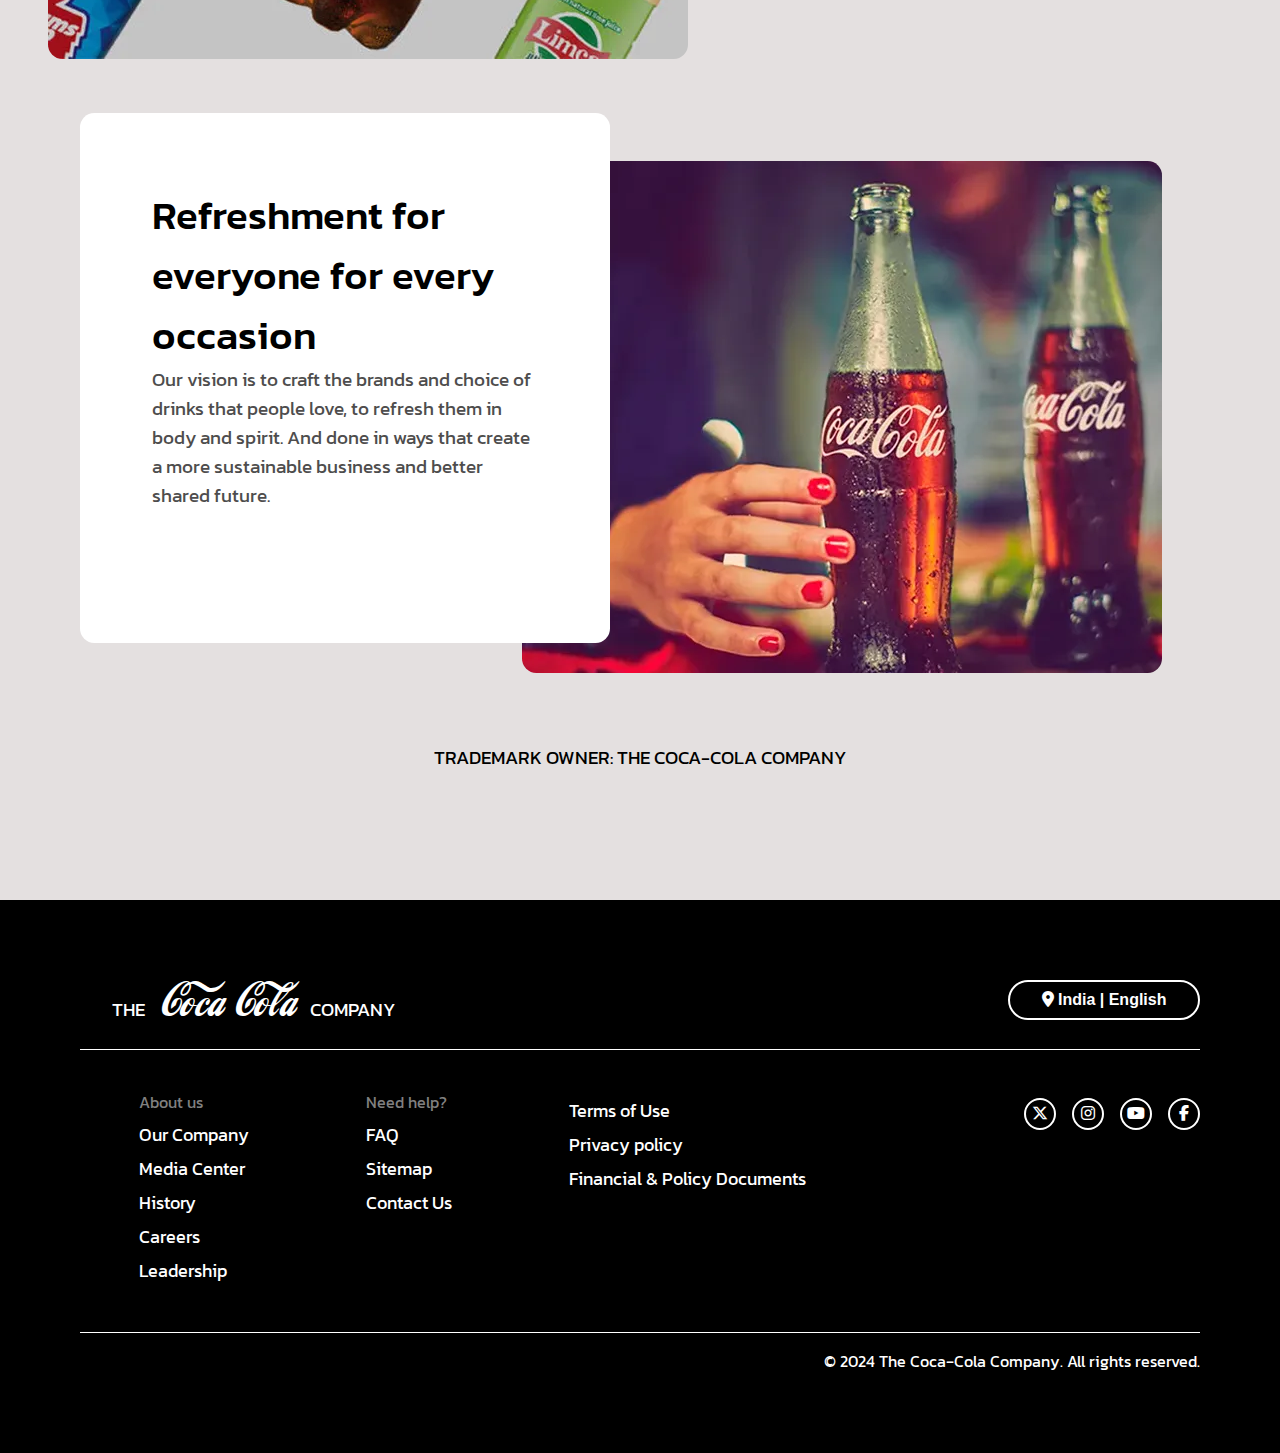
<file: coca_cola-web/brands.html>
<!DOCTYPE html>
<html lang="en">
<head>
    <meta charset="UTF-8">
    <meta name="viewport" content="width=device-width, initial-scale=1.0">
    <title>Coca-Cola Global Home | Super Categories</title>

    <!--tab icon-->
    <link rel="icon" href="./images/icon-coca-cola.png">

    <!-- parent css -->
    <link rel="stylesheet" href="style.css">

    <!-- main css -->
    <link rel="stylesheet" href="brands.css">

    
    <!-- font awesome -->
    <link rel="stylesheet" href="https://cdnjs.cloudflare.com/ajax/libs/font-awesome/6.5.2/css/all.min.css">

    
    <!--Link Swiper's CSS -->
    <link rel="stylesheet" href="https://cdn.jsdelivr.net/npm/swiper@11/swiper-bundle.min.css" /> 
    

</head>
<body>
    <nav>
        <div class="container-nav">
            <a href="#" class="logo">THE <span>Cocai Cola</span>COMPANY</a>
            <ul class="menu-link">
                <li class="brands"><a  href="./brans.html">Brands</a></li>
                <li class="parent"><a href="#">Discover</a><i class="fa-solid fa-angle-right"></i>
                    <ul  class="child-links">
                        <li><a href="#">Coke Epic Battle</a></li>
                        <li><a href="#">Coke Studio Bharat</a></li>
                        <li><a href="#">Sprite Joke In A Bottle</a></li>
                    </ul>
                        
                </li>
                <li class="parent"><a  href="#">Impact</a><i class="fa-solid fa-angle-right"></i>
                    <ul class="child-links">
                        <li><a href="#">Sustainability</a></li>
                    </ul>
                </li>
                <li  class="parent"><a href="#">Shop</a><i class="fa-solid fa-angle-right"></i>
                    <ul class="child-links">
                        <li><a href="#">Big Basket</a></li>
                        <li><a href="#">Blinkit</a></li>
                        <li><a href="#">FlipKart</a></li>
                        <li><a href="#">Jiomart</a></li>
                        <li><a href="#">Amazon</a></li>
                        
                    </ul>
                </li>
            </ul>
            
        </div>
        <a href="./navResponsive.html"><i class="fa-solid fa-bars bar" ></i></a>
    </nav> 
    

    <section class="five-section">
        <h1>Explore Our Brands</h1>
        <p>Select an option to apply sort order</p>
        <span>All Brands<i class="fa-solid fa-angle-down"></i></span>
        <div class="container five">
            <div class="image-logo">
                <a href="#">
                    <img src="./brands/coca-cola.svg" alt="">
                </a>
            </div>
            <div class="image-logo">
                <a href="#">
                    <img src="./brands/Sprite-Logo.svg" alt="">
                </a>
            </div>
            <div class="image-logo">
                <a href="#">
                    <img style="background-color: white;" src="./brands/TU Logo.svg" alt="">
                </a>
            </div>
            <div class="image-logo">
                <a href="#">
                    <img src="./brands/Limca.svg" alt="">
                </a>
            </div>
            <div class="image-logo">
                <a href="#">
                    <img src="./brands/fanta.webp" alt="">
                </a>
            </div>
            <div class="image-logo">
                <a href="#">
                    <img style= "background-color: white;" src="./brands/maaza desktop-01.svg" alt="">
                </a>
            </div>
            <div class="image-logo">
                <a href="#">
                    <img style= "background-color: white;" src="./brands/Schweppes_logo_updated.webp" alt="">
                </a>
            </div>
            <div class="image-logo">
                <a href="#">
                    <img style= "background-color: white;" src="./brands/charged-thumbsup.webp" alt="">
                </a>
            </div>
            <div class="image-logo">
                <a href="#">
                    <img style= "background-color: white;" src="./brands/Kinley-logo.svg" alt="">
                </a>
            </div>
            <div class="image-logo">
                <a href="#">
                    <img style= "background-color: white;" src="./brands/Minute-maid_180x180.svg" alt="">
                </a>
            </div>
            <div class="image-logo">
                <a href="#">
                    <img style= "background-color: white;" src="./brands/smartwater.svg" alt="">
                </a>
            </div>
            <div class="image-logo">
                <a href="#">
                    <img style= "background-color: white;" src="./brands/rim-zim_180x180.svg">
                </a>
            </div>
            <div class="image-logo">
                <a href="#">
                    <img style= "background-color: white;" src="./brands/honest-tea.webp" alt="">
                </a>
            </div>
            <div class="image-logo">
                <a href="#">
                    <img style= "background-color: white;" src="./brands/costa-cofee-desktop.webp" alt="">
                </a>
            </div>
            <div class="image-logo ">
                <a href="#">
                    <img style= "background-color: white;" src="./brands/georgia-nobg-328x159.webp" alt="">
                </a>
            </div>
           
        </div>
        

    </section>
    
    <!-- <section class="brand-card">
        <div class="container">
            <div class="swiper mySwiper">
                <div class="swiper-wrapper">
                    <div class="swiper-slide ">
                        <div class="card">
                            <div class="image">
                                <img class="slide-1" src="./brands_images/coke-0.webp" alt="">
                            </div>
                            <div class="heading">
                                <h2>Low and No calorie options</h2>
                                <p class="para">we are reformulating our beverages to reduce or replace added sugar, 
                                while ensuring the sme great tatse continues.</p>
                                
                            </div>
                        </div>
                    </div>
                    <div class="swiper-slide">
                        <div class="card">
                            <div class="image">
                                <img class="slide-1" src="./brands_images/kinley.webp" alt="">
                            </div>
                            <div class="heading">
                                <h2>Hydrating at every step</h2>
                                <p class="para">Be it manufacturing or the packaging we ensure all safety 
                                standards are followed giving our people a pure, crisp, clean drinking experience.</p>
                                
                            </div>
                        </div>
                        
                    </div>
                    <div class="swiper-slide">
                        <div class="card">
                            <div class="image">
                                <img class="slide-1" src="./brands_images/minute-maid.webp" alt="">
                            </div>
                            <div class="heading">
                                <h2>Made in india, made for India from Indian fruits</h2>
                                <p class="para">Offering beverages white are made from produce and aptly cater to Indian palate</p>
                                
                            </div>
                        </div>
                        
                        
                    </div>
                </div>
    
                <div class="swiper-pagination"></div>
            </div>
        </div>
    </section> -->
    <section>
        <div class="swiper mySwiper">
            <div class="swiper-wrapper">
                <div class="swiper-slide">
                    <div class="card">
                        <img class="slide-1" src="./brands_images/coke-0.webp" alt="">
                        <div class="card-info">
                            <h2>Low and No calorie options</h2>
                            <p class="para">we are reformulating our beverages to reduce or replace added sugar, 
                            while ensuring the sme great tatse continues.</p>
                        </div>
                    </div>
                </div>
                <div class="swiper-slide">
                    <div class="card">
                        <img class="slide-1" src="./brands_images/kinley.webp" alt="">
                        <div class="card-info">
                            <h2>Hydrating at every step</h2>
                            <p class="para">Be it manufacturing or the packaging we ensure all safety 
                                standards are followed giving our people a pure, crisp, clean drinking experience.
                            </p>
                        </div>
                    </div>
                </div>
                <div class="swiper-slide">
                    <div class="card">
                        <img class="slide-1" src="./brands_images/minute-maid.webp" alt="">
                        <div class="card-info">
                            <h2>Made in india, made for India from Indian fruits</h2>
                            <p class="para">Offering beverages white are made from produce and aptly cater to Indian palate</p>
                        </div>
                    </div>
                </div>
              
            </div>
            <div class="swiper-pagination"></div>
        </div>
    </section>


    <section class="section-aside-one">
        <div class="container-aside">
            <aside>
                <div class="image-aside-one">
                    <img src="./brands_images/coca-bottle.webp" alt="">
                </div>
            </aside>
            <div class="info-card">
                <h2>
                    Beverages for life
                </h2>
                <p class="para">We have evolved by not only offering a range of safe, high 
                    quality and refreshing beverage options but also providing a great 
                    drinking experience to consumers. All this is done in 
                    ways that create a more sustainable business and better shared future.
                </p>
            </div>
        </div>
    </section> 


    <section class="section-aside-two">
        <div class="container-aside-two">
            <div class="info-card-two">
                <h2>
                    Refreshment for everyone for every occasion
                </h2>
                <p class="para">Our vision is to craft the brands and choice of drinks that 
                    people love, to refresh them in body and spirit. And done in 
                    ways that create a more sustainable business and better shared future.</p>
            </div>
            <aside>
                <div class="image-aside-two">
                    <img src="./brands_images/coca-glass-bottle.webp" alt="">
                </div>
            </aside>
           
        </div>
    </section> 
    <p class="trademark">TRADEMARK OWNER: THE COCA-COLA COMPANY</p>
    <footer>
        <div class="logo-btn">
            <a href="#" class="logo footer-logo">THE <span>Coca Cola</span>COMPANY</a>
            <button type="button" class="footer-btn default"><i class="fa-solid fa-location-dot"></i> India | English</button>
        </div>
        <div class="border"></div>
        <div class="footer-links">
            <div class="links">
                <ul class="first-ul">
                    <a href="#" class="main">About us</a>
                    <li><a href="#">Our Company</a></li>
                    <li><a href="#">Media Center</a></li>
                    <li><a href="#">History</a></li>
                    <li><a href="#">Careers</a></li>
                    <li><a href="#">Leadership</a></li>
                </ul>
                <ul class="second-ul">
                    <a href="#" class="main">Need help?</a>
                    <li><a href="#">FAQ</a></li>
                    <li><a href="#">Sitemap</a></li>
                    <li><a href="#">Contact Us</a></li>
                </ul>
                <div class="border border-0"></div>
                <ul class="third-ul">
                    <li><a href="#">Terms of Use</a></li>
                    <li><a href="#">Privacy policy</a></li>
                    <li><a href="#">Financial & Policy Documents</a></li>
                </ul>
            </div>
            <div class="media">
                <ul class="social-media">
                    <li><a href="#"><i class="fa-brands fa-x-twitter"></i></a></li>
                    <li><a href="#"><i class="fa-brands fa-instagram"></i></a></li>
                    <li><a href="#"><i class="fa-brands fa-youtube"></i></a></li>
                    <li><a href="#"><i class="fa-brands fa-facebook-f"></i></a></li>
                </ul>
            </div>
        </div>
        <div class="border border-1"></div>
        <div class="media-2">
            <ul class="social-media">
                <li><a href="#"><i class="fa-brands fa-x-twitter"></i></a></li>
                <li><a href="#"><i class="fa-brands fa-instagram"></i></a></li>
                <li><a href="#"><i class="fa-brands fa-youtube"></i></a></li>
                <li><a href="#"><i class="fa-brands fa-facebook-f"></i></a></li>
            </ul>
        </div>
    
        <div class="border border-2"></div>
        <p class="rights">© 2024 The Coca‑Cola Company. All rights reserved.</p>
        
    </footer>

    



    
    
    <script src="https://cdn.jsdelivr.net/npm/swiper@11/swiper-bundle.min.js"></script>
    <script src="brands.js"></script>
   
</body>
</html>
</file>
<file: coca_cola-web/style.css>
@import url('https://fonts.googleapis.com/css2?family=Kanit:wght@300;400;500;600;700;800&display=swap');


/* 
.kanit-light {
  font-family: "Kanit", sans-serif;
  font-weight: 300;
  font-style: normal;
}

.kanit-regular {
  font-family: "Kanit", sans-serif;
  font-weight: 400;
  font-style: normal;
}

.kanit-medium {
  font-family: "Kanit", sans-serif;
  font-weight: 500;
  font-style: normal;
}

.kanit-semibold {
  font-family: "Kanit", sans-serif;
  font-weight: 600;
  font-style: normal;
}

.kanit-bold {
  font-family: "Kanit", sans-serif;
  font-weight: 700;
  font-style: normal;
}

.kanit-extrabold {
  font-family: "Kanit", sans-serif;
  font-weight: 800;
  font-style: normal;
}

 */

@font-face{
    font-family: myfont;
    src: url(./fonts/LOKICOLA.TTF);
}


*{
    margin: 0;
    padding: 0;
    box-sizing: border-box;
    border: 0;
    text-decoration: none;
    list-style: none;


}

html{
    font-family: "Kanit", sans-serif;
    font-style: normal;
    background: var(--grey);
  

    
}

:root{
    --white:white;
    --black:black;
    --transition:all 300ms linear;
    --grey:rgb(228, 224, 224);
    --big-width:87%;
    --transition:all 300ms linear;
}

.container{
    max-width: 100%;
  
}



section{
    padding: 3rem 3rem 3rem;
    
} 

.default{
   
    width: 20rem;
    height: 2.5rem;
    color: var(--black);
    background: var(--white);
    border: none;
    border-radius: 56px;
    font-size: 1rem;
    font-weight: 600;
}

.default:hover{
    background: grey;
}


h1{
    text-align: center;
    padding: 6rem 0 6rem;
    font-size: 2.5rem;
    font-weight: 500;
}

h2{
    font-size: 1.8rem;
    font-weight: 500;
}

img{
    border-radius: .9rem;
}

.para{
    font-size: 1.2rem;
    color: rgb(78, 77, 77);
}


/* nav */

nav{
    width: 100%;
    height: 5rem;
    padding: 2rem .5rem 0;
    background: var(--white);
   
}
nav a {
    color: var(--black);

}

nav .container-nav span{
    font-family: myfont;
    font-size: 1.3rem;
    padding: 0 .2rem 0;
    
}

.logo{
    font-size: .5rem;
    padding-left: 2rem;

}

nav .container-nav{
    display: flex;
    justify-content: start;
    gap: 4rem;
    
}

.parent{
    display: block;
    
}

.parent .child-links{
    position: absolute;
    display: none;

}
.child-links{
    background-color: white;
    color: black;
    margin-top: 1.5rem;
    padding: 1.5rem 1.5rem;
   
} 
.child-links li a{
    font-size: .9rem;
    font-weight: 400;
    color: rgb(85, 83, 83);
   
    
}

.child-links li a:hover{
    color: black;
}

.parent:hover .child-links{
    display: block;
    z-index: 100000;
    cursor: pointer;
    /* position: relative;
    
    */
    transition:10s ease-in-out;
}

.parent:hover .fa-angle-right{
    rotate: 90deg;
}

.menu-link{
    display: flex;
    gap: 3rem;
    overflow: hidden;
   
}

.child-links::before{
    content: '';
    position: absolute;
    background-color: black;
    height: .2rem;
    width: 4rem;
    left: 1rem;
    top: 0;
    
}

.brands:hover ::after {
    content: '';
    position: absolute;
    background-color: black;
    height: .2rem;
    width: 3.5rem;
    top: 4.8rem;
    left: 14.5rem;
    
}


nav .fa-bars{
    display: none;
    font-size: 1.2rem;
}


nav .fa-x{
    display: none;
    font-size: 1.5rem;
}

#nav-button{
    display: flex;
}

#nav-second{
    display: none;
}



.fa-angle-right{
    margin-left: .5rem;
}


/* swiper */
main{
    padding: 2rem 0 0;
}

.swiper-slide{
    padding-bottom: 5rem;
    width: 100%;
    height: 100vh;
    position: absolute;

   
}
.swiper-slide img{
    width: 100%;
    height: 100vh;
    object-fit: cover;

}

.slide-2{
    display: none;
}


.slide-1{
    display: block;
}

.image{
    position: relative;
   
  
}
.slide-info{
    position: absolute;
    text-align: center;
    margin-top: -25rem;
    left: 22rem;
     
}

.slide-info p{
    color: white;
    margin-bottom: 1rem;
    font-size: 1.2rem;
}



.swiper-pagination {
    display: flex;
    justify-content: center;
    color: black;
    
   
}

.swiper-pagination-bullet {
    color: black;
    padding: .5rem;
    background-color: black;
   
    
}
.swiper-pagination-bullet-active {
    border: 2px solid black;
    
   
}

.slide-wrapper-two{
    display: none;
}


/* second */
.second-section{
    background: var(--grey);
   
    
}

.second-section h1{
    text-align: center;
    /* padding: 6rem 0 6rem; */
    font-size: 2.5rem;
    font-weight: 500;
}

.second{
  
    display: grid;
    grid-template-columns: 1fr 1fr;
    gap: 8rem;
}

.second .title{
   
    display: flex;
    flex-direction: column;
    justify-content: center;
    align-items:center;
    

}
.second .title h1{
    text-align: left;
    /* padding: 3rem 2rem .5rem;  */
    padding-bottom: .5rem;
    

}
.second .title .second-btn{
    border: 2px solid black;
    align-self: self-start;
}


.second .image img{
    width: 550px;
    height: 480px;
    border-radius: .9rem;

}


/* section third */


.third-section{
    display: flex;
    flex-direction: column;
    justify-content: center;
    align-items: center;
    
} 

.third{
    display: flex;
    justify-content: center;
    align-items: center;
    gap: 4rem;
    padding: 0 3rem;
}

.card{
    background: var(--white);
    border-radius: .9rem;
    height: 45rem;

}

.card img{
    border-end-end-radius: .2rem;
    border-bottom-left-radius: 0;
}
.card .heading{
    padding: 2rem;
}

.card .heading a{
    
    color: black;
    font-size: 1.2rem;
}

.card .heading i{
    margin-left: 1rem;
    
} 

/* four */
.four-section{
    margin-top: 8rem;
   
}

.four{

    display: grid;
    grid-template-columns: 50% 50%;
    padding: 0 3rem;
    
}


.four aside{
    width: 500px;
    height: 500px;
    background: white;
    padding: 4rem;
    margin-top: -5rem;
    border-radius: .9rem;

}

.four-btn{
    border: 2px solid black;
}

/* five */



.five-section{
    display: flex;
    flex-direction: column;
    align-items: center;
    justify-content: center;
    padding: 0 0;
    margin: 0 0;
}


.five{
    display: grid;
    grid-template-columns: repeat(3, 1fr);
    gap: 2rem;
  
}
 
.image-logo img{
    width: 180px;
    border-radius: 0;

}

.image-logo {
    border: 2rem solid white;
    background: white;
    border-radius: 1rem;
    display: flex;
    justify-content: center;
    align-items: center;
}

.five-btn{
    background: black;
    color: white;
    margin-top: 2rem;
}



/* sixth */


.six-section{
    padding: 0 5rem 0;
   
}

.six p{
    margin: 1rem 0;
    font-size: 1.2rem;
    text-align: left;
    color: rgb(31, 30, 30);
}

/* footer */

footer{
    color: white;
    list-style: none;
    background: black;
    padding: 5rem;
    margin-top: 10rem;
    
}

footer span{
    font-family: myfont;
    font-size: 2.8rem;
    padding: 0 .8rem 0;
    
}

.logo-btn a{
    font-size: 1.2rem;
    color: white;
}



footer .logo-btn{
    display: flex;
    justify-content: space-between;
    
}

footer .footer-btn{
    background: var(--black);
    color: white;
    border: 2px solid white;
    width: 12rem;
}

.links ul li a{
    color: white;
    font-size: 1.1rem;
    
}

.footer-links{
    display: grid;
    grid-template-columns: 70% 30%;
}


.links{
    display: flex;
    justify-content: space-around;
}

.footer-links .media{
    display: flex;
    justify-content: flex-end;
}

.social-media{
    display: flex;
    gap: 1rem;
}

.social-media i{
    width: 2rem;
    height: 2rem;
    border: 2px solid white;
    border-radius: 50px;
    display: flex;
    text-align: center;
    justify-content: center;
    padding: .3rem;
    color: white;
}


.media-2{
    display: none;
}



.footer-links ul li{
    margin-top: .5rem;
}

.footer-links ul{
    margin-top: 1.5rem;
}
.footer-links ul .main{
    font-size: 1rem;
    color: grey;

}
.border{
    height: 1px;
    border: 1px sloid rgb(164, 161, 161);
    background: white;
    margin: 1rem 0 1rem;
}

footer p{
    display: flex;
    justify-content: end;
}
.border-2{
    display: none;
}


.border-1{
    margin-top: 3rem;
}


.border-0{
    display: none;
}


/* tablet */

@media screen and (max-width:1024px){
    section{
        padding: 1rem 1rem 1rem;
    }
    h1{
      
        font-size: 2rem;
        font-weight: 500;
    }
    
    h2{
        font-size: 1.5rem;
        font-weight: 500;
    }

    nav  .menu-link{
        display: none;
    }

    nav .logo{
        padding: 0 1rem;
        font-size: .6rem;
    }
    .container-nav{
        width: 100%;
    }
    nav .fa-bars{
        display: flex;
        justify-content: flex-end;
        margin-top: -1.5rem;
        padding-right: 1rem;
    }

    .marvel-btn{
        width: 100%;
        margin-top: 1rem;
    }


    /* main */

    main{
        padding: 1.5rem 12rem 0;
    }

    .swiper-wrapper{
        display: none;
    }
    .swiper-wrapper-two{
        display: block;
    }

    .swiper-slide {
        padding-bottom: 5rem;
        width: 100%;
        height: 100vh;
    
       
    }
    .swiper-slide img{
       
        object-fit: cover;
        width: 100%;
        height: 140vh;
        
       
    }
    .slide-1{
        display: none;
    }
    
    .slide-2{
        display: block;
    }
    
    .slide-info{
        left: 1.5rem;
        margin-top: -30rem;
        position: absolute;
        
    }
    .slide-info p{
        font-size: 1rem;
        
    }
    
    
    /* second */
   
    
    .second-section h1{
        font-size: 1.8rem;
    }
    
    .second{
        display: flex;
        flex-direction: column-reverse;
    }
    .second .title{
        margin-top: -12rem;
       
    }
    .second .title .second-btn{
        border: 2px solid black;
        width: 100%;
        background: transparent;
        margin-top: 2rem;
    }
    
    
    .second .image img{
        width: 100%;
        height: 100vh;
        border-radius: .9rem;
    
    }

    /* third */

    .third{
        padding: 2rem 1rem;
    }
   
    
    .third{
        display: inline;
       
    }
    .card{
        height: fit-content;
       
    }
    .card:nth-child(2){
        margin-top: 2rem;
    }

    .card img{
        width: 100%;
       
    }
    
    /* four */

    .four{
        padding: 0 0 2rem;

    }
    .four{
        display: flex;
        flex-direction: column;
    }


    .four .image img{
       position: relative;
       width: 100%;
       margin-top: 18rem;
    }
    
    .four aside{
        width: 90%;
        height: 300px;
        padding: 1.5rem;
        position: absolute;
        margin: 0 1.5rem;
    }

    aside .para{
        font-size: 1.1rem;
        margin: 1rem 0;

    }
    
    .four-btn{
        width: 100%;
    }

    /* five */
   
    
    .five{
        display: grid;
        grid-template-columns: repeat(2, 1fr);
        gap: 1rem;
      
    }
    .image-logo img{
        width: 360px;
    
    }
    
    .image-logo{
        border: 1.5rem solid white;
        background: white;
        border-radius: 1rem;
    }


    
    .five-btn{
        width: 100%;
    }

    /* six */

    .six-section{
        padding: 0 1.5rem 0;
       
    }
    
    .six p{
        font-size: 1rem;
        font-weight: 300;
        color: black;
       
    }

    /* footer */
    footer{
        margin-top: 5rem;
    }
    .links ul li a{
        color: white;
        font-size: 1.1rem;
        
    }


    .links{
        display: grid;
        grid-template-columns: 1fr 1fr;
    }
    
    
    
    .footer-links ul li a{
        font-size: 1rem;
    }

    .media ul{
        display: none;
    }

    
    .media-2{
        display: block;
        padding: .8rem 0;
    }

    .border-2 ul{
        display: none;
    }

    
    .border-1{
        margin-top: 3rem;
    }

    
    .border-0{
        display: none;
    }


    

    footer p{
        display: flex;
        justify-content: start;
        padding: 1rem 0 1rem;
        font-size: 1rem;
    }
    


}


@media screen and (max-width:600px) {

    h1{
      
        font-size: 1.5rem;
        font-weight: 500;
    }
    
    h2{
        font-size: 1rem;
        font-weight: 500;
    }

    main{
        padding: 2rem 0 0;
    }

    
    nav  .menu-link{
        display: none;
    }
    
    .swiper-slide{
        padding-bottom: 5rem;
        width: 100%;
        height: 100vh;
    
       
    }
    .swiper-slide img{
        width: 100%;
        height: 100vh;
        object-fit: cover;
    
    }
    
    .slide-2{
        display: block;
    }
    
    
    .slide-1{
        display: none;
    }
    
    .image{
        position: relative;
       
      
    }
    .slide-info{
      
        margin-top: -23rem;
        left: 1rem;
        padding: 0 .4rem;
       
         
    }

    .slide-info p{
        font-size: 1.2rem;

    }
    
    .marvel-btn{
        margin-left: -1rem;

    }




    /* second */

    .second .title {
        margin-top: -12rem;
       
    }
    
    .second .image img{
        height: 60%;
    }

    /* third */
    .third-section{
        margin-top: -3rem;
    } 
    
    /*  four*/

    .four-section{
        margin-top: 2rem;
        padding: 0;
    }  
    .four .image img{
        margin-top: 18rem;
       
    }
    .four aside{
        height: 380px;
        margin: 0 1rem;
        width: 400px;
    }

    aside .para{
        font-size: 1rem;
        font-weight: 200;
    }
    
    aside h2{
        font-size: 1.5rem;
    }
    
    /* five */
    .five-section{
        margin-top: -5rem;
    }

    .five-section h1{
        font-size: 2rem;
    }
    .image-logo img{
        width: 150px;
        border: .2rem solid white;
        border-radius: .9rem; 
    
    }

    /* six */
    .six p{
        font-weight: 300;
    }


    /* footer */

    footer{
        padding: 3rem 2rem;
    }
    
    footer .logo-btn{
        display: flex;
        flex-direction: column;
        width: 100%;
        
    }
    
    .logo-btn .footer-btn{
        margin: 2rem 0;
        width: 100%;
        
    }

    .media-2{
        display: block;
        margin:1rem 0;
    }

    .footer-links .links {
        display: flex;
        flex-direction: column;
    } 
    .footer-links .links .first-ul li{
        display: none;
    }
    .footer-links .links .second-ul li{
        display: none;
    }

    .footer-links .links .main{
        font-size: 1.5rem;
    }

    .footer-links .links .third-ul {
        display: grid;
        grid-template-columns: 1fr 1fr;
        gap: 1.5rem;
    }
    
    .border-0{

        width: 100%;
        padding: 0;
    }

    

    




     
    
}
</file>
<file: netflix_clone-main/style.css>
@import url('https://fonts.googleapis.com/css2?family=Roboto:wght@400;500;700;900&display=swap');

/* 
.roboto-regular {
  font-family: "Roboto", sans-serif;
  font-weight: 400;
  font-style: normal;
}

.roboto-medium {
  font-family: "Roboto", sans-serif;
  font-weight: 500;
  font-style: normal;
}

.roboto-bold {
  font-family: "Roboto", sans-serif;
  font-weight: 700;
  font-style: normal;
}

.roboto-black {
  font-family: "Roboto", sans-serif;
  font-weight: 900;
  font-style: normal;
}

 */



:root{
    --red:rgb(240, 33, 33);
    --tomato-red:rgb(194, 28, 28);
    --max-width-lg:90%;
    --max-width-md:85%;
    --max-width-sm:80%;
    --grey:rgb(73, 73, 73);
    --transition: all 500ms linear;

}

*{
    margin: 0;
    padding: 0;
    text-decoration: none;
    box-sizing: border-box;
}

h1,h2,h3,h4,h5,p{
    font-family: "Roboto", sans-serif;
    font-style: normal;
    color: white;

}

h1{
    font-size: 3.3rem;
}

p{
    font-size: 1.3rem;
    font-family: "Roboto", sans-serif;
    font-style: normal;
}


.container{
    max-width: 85%;
    margin: 0 auto;
   
} 


.section{
    width: 100vw;
    height: 100vh;
}


.transparent{
    width: 7rem;
    height: 2rem;
    border: none;
    color: white;
    font-size: 1rem;
    background: transparent;
    border-radius: .2rem;
    border: .1rem solid rgb(158, 156, 156);;
    backdrop-filter: blur(1rem);
   
}

.red{
    width: 5rem;
    height: 2rem;
    border: none;
    border-radius: .2rem;
    color: white;
    background: var(--red);
    font-size: 1rem;

}
.red:hover{
    background: var(--tomato-red)
}


.email-input{
    border: none;
    width: 340px;
    height: 3.5rem;
    padding: 1rem;
    color: white;
    background: transparent;
    border: .1rem solid white;
    border-radius: .2rem;
    backdrop-filter: blur(12rem);
    font-size: 1rem;
}

.email-input:focus{
    border: .3rem solid white;
    transition: var(--transition);
}

.fa-caret-down{
    padding: 0 .2rem 0;
}

/* nav */
nav .container{
   width: 100vw;
   display: flex;
   justify-content: space-between;
   padding: 2.5rem 1rem 0;
}

nav  img{
    width: 150px;
}

.btn-nav{
    display: flex;
    gap: 2rem;

}

/* header */

body{
    background: url(./images/main-bg.jpg);
    background-size: fill;
    background-repeat: no-repeat;
    height: 100vh;
    width: 100vw;
    box-shadow: inset  5rem 8rem 8rem 1rem black;
    backdrop-filter: brightness(50%);
    background-position: center;

}

.header{
    text-align: center;
    color: white;
    margin-top: 10rem;
    height: 60vh;
}

.header p{
    margin-top: 2rem;
}

.header .inp-head{
    margin-top: 1.5rem;
    display: flex;
    justify-content: center;
    gap: .5rem;
}

.header .inp-btn{
    width: 12rem;
    height: 3.6rem;
    font-size: 1.5rem;
}

.border{
    height: .7rem;
    background: rgb(36, 35, 35);
    width: 100%;
}

/* second */

.second-section{
    padding: 3.5rem 3rem 5rem;
    background: black;
    place-content: center;

}

.second{
    display: grid;
    grid-template-columns: 1fr 1fr;
   
}

.tv-area{
    background: url(./images/tv.png);
    background-size: cover;
    width: 450px;
    height: 350px;
    position: relative;
    overflow: hidden;
}

.tv-area video{
    position:relative;
    object-fit: cover;
    overflow: hidden;
    width: 340px;
    top: 4.5rem;
    left: 3.9rem;
}

.second .title{
  margin-top: 5rem;

}
.second .title p{
    margin-top: 2rem;
}

/* third  */

.third-section{
    padding: 3.5rem 0 5rem;
    background-color:black;
}

.third{
    display: grid;
    grid-template-columns: 1fr 1fr;
    padding: 0 4rem;
}

.mb-container .image img{
    width: 480px;
    position: relative;
}

.mb-container .download{
    position: absolute;
    display: flex;
    gap: 1rem;
    border: 1px solid white;
    border-radius: 1rem;
    padding: 1rem ;
    justify-content: center;
    width: 300px;
    height: 110px;
    margin-top: -8rem;
    margin-left: 5.2rem;
    background: black;

    
}

.mb-container .download img:first-child{
    width: 3rem;
    height: 5rem;
    
}


.mb-container .download img:nth-child(3){
    width: 3rem;
    height: 3rem;
}

.mb-container .download p{
    font-size: 1rem;
    margin: 1rem 0;
}

.mb-container .download span{
    color: blue;
}

.third .title{
    margin-top: 5rem;
}

/* four */

.four-section{
    background: black;
    padding: 3.5rem 3rem 5rem;
    
}

.four{
    display: grid;
    grid-template-columns: 1fr 1fr;
    padding: 5rem 3rem 0;
}

.four .tv-area-two{
    background: url(./images/flat-tv.png);
    background-size: cover;
    width: 480px;
    height: 350px;
    position: relative;
    overflow: hidden;
}

.tv-area-two video{
    position: absolute;
    width: 290px;
    height: 250px;
    left: 5.7rem;
    top: -1rem;
   

}

.four .title{
    margin-top: 5rem;
}




/* five */

.five-section{
    padding: 3.5rem 3rem 5rem;
    background: black;
}

.five{
    display: grid;
    grid-template-columns: 1fr 1fr;
}

.five .cartoon img{
    width: 450px;
}

.five .title{
    margin-top: 5rem;
}


/* FAQ */

.FAQ-section{
    background: black;
    padding: 0 4rem;

}

.FAQ-section h1{
    text-align: center;
    padding: 3rem 0 2rem;
    
}

.FAQ article{
    background: rgb(35, 34, 34);
    margin-top: .5rem;
}

.FAQ .qna .question{
    border-bottom: 2px solid black;
}
   
.qna .question{
    padding: 1rem;
    display: flex;
    justify-content: space-between;
    height: 5rem;
    line-height: 2.8rem;
    
}
.qna .question:hover{
    background: rgb(66, 65, 65);
}


.qna .question h3{
    font-weight: 100;
    font-size: 1.5rem;
    
}
.qna .question i{
    color: white;
    font-size: 2rem;
    font-weight: 10;

}

.qna p{
    font-weight: 300;
    font-size: 1.5rem;
    padding: 1rem;
    display: none;
    
    
}

.footer-input p{
    text-align: center;
    padding: 3rem 0 2rem;
   
}

.footer-input .section-2{
    display: flex;
    justify-content: center;
    padding: 0 0 4rem;
    gap: .5rem;
}

.footer-input .inp-btn{
    width: 12rem;
    height: 3.6rem;
    font-size: 1.5rem;
}

/* map */

.map-section{
    background: black;
    padding: 3rem 5rem 2rem;
    
    
}

.map p{
    color:rgb(158, 156, 156);
    font-size: 1rem;
    font-weight: 100;
}
.map u{
    border-color: grey;
    border-bottom: 1px solid grey;

}
.map-links{
    margin-top: 1rem;
}

.map-links ul {
    display: grid;
    grid-template-columns: repeat(4, 1fr);
   
  
}
.map-links ul li{
    margin: .5rem 0 ;
    list-style: none;
}


.map-links ul li a{
    list-style: none;
    color:rgb(158, 156, 156);
    font-size: .9rem;
    border-bottom: 1px solid rgb(158, 156, 156);
    font-family: "Roboto", sans-serif;
 
}

.footer-btn .eng-footer{
    margin: 2rem 0 1.5rem;
    
}


/* tablet */


@media screen and (max-width:1024px){
   
    
    h1{
        font-size: 2rem;
    }
    
    p{
        font-size: 1rem;
        font-family: "Roboto", sans-serif;
        font-style: normal;
    }
    
    
    .container{
        max-width: 90%;
        margin: 0 auto;
       
    } 
    
    
    .section{
        width: 100vw;
        height: 100vh;
    }

    /* nav */
    nav .container{
        padding: 1rem 0 0;
    }
     
    nav  img{
        width: 90px;
    }
     
    .btn-nav{
        gap: .5rem;
     
    }

    /* header */
    .header{
        margin-top: 8rem;
        height: 55vh;
    }

    /* second */
    .second-section{
        padding: 1rem 4rem 4rem; 
        place-content: center;
    
    }
    
    .second{
        grid-template-columns: 1fr;
    }
    .tv-area{
        width: 580px;
        height: 450px;
        margin: 0 5rem 0;
    }
    
    .tv-area video{
        width: 430px;
        top: 6rem;
        left: 5rem;
    }

    .second .title{
        text-align: center;
    }

    /* third */

    
    .third-section{
        padding: 2rem 0 5rem;
       
    }
    .third{
        padding: 0 5rem;
        display: flex;
        flex-direction: column-reverse;
    } 
    .mb-container .image{
        padding: 0 3rem; 
        /* margin: 0 5rem 0; */
    }


    .mb-container .image img{
        width: 580px;
       
    }
    
    .mb-container .download{
       
        justify-content: space-evenly;
        width: 420px;
        height: 90px;
        padding: .5rem 0 1rem;
        left: 10rem;

    }
    .mb-container .download p{
        font-size: 1rem;
        
    }
    
    .third .title{
        text-align: center;
    }
    
    .third .title h1{
        padding: 0 0 1rem;
    }

    /* four */
    
    .four-section{
        padding: 0 5rem 5rem;
        
    }
    
    .four{
        grid-template-columns: 1fr;
        padding: 0 3rem 0;
    }
    
    .four .tv-area-two{
        width: 600px;
        height: 450px;
        margin-top: 2rem;
    }

    .tv-area-two video{
        width: 370px;
        height: 240px;
        left: 7rem;
        top: 1rem;
        
    }
    
    .four .title{
        text-align: center;
    }  
    .four .title h1{
        padding: 0 0 1rem;

    }
    /* five */

    .five-section{
        padding: 1rem 1rem 3rem;
      
    }
    
    .five{
        display: flex;
        flex-direction: column-reverse;
    }
    
    .five .cartoon img{
        width: 650px;
        margin: 0 5rem 0;
    }
    
    .five .title{
        text-align: center;
    }  
    
    /* faq  */

    .FAQ-section{
        padding: 0 0;
    
    }
    
    .FAQ-section h1{
        text-align: center;
        padding: 3rem 0 1rem;
        
    }
    .qna .question h3{
        font-size: 1.2rem;
        
    }
    .qna .question i{
        font-size: 1.5rem;
        padding: 1rem 1rem 0;
    
    }
    
    .qna p{
        font-weight: 300;
        font-size: 1rem;
        padding: 1rem;
        display: none;
    }


    /* contact  */
    .map-section{
        padding: 1.5rem 0 2rem;
    }
    
    .map p{
        color:rgb(158, 156, 156);
        font-size: 1rem;
       
    }
    .map u{
        border-color: grey;

    
    }
    .map-links ul {
        display: grid;
        grid-template-columns: repeat(2, 1fr);
       
      
    }
    .map-links ul li{
        list-style: none;
    }
    
    
    .map-links ul li a{

        color:rgb(158, 156, 156);
        font-size: .9rem;
        border-bottom: 1px solid whitesmoke;
        
    }
    

}

@media screen and (max-width:600px){

    
    
    h1{
        font-size: 1.9rem;
    }
    
    p{
        font-size: 1rem;
        font-family: "Roboto", sans-serif;
        font-style: normal;
    }
    
    
    .container{
        max-width: 98%;
    }   

    .section{
        width: 100vw;
        height: 100vh;
    }
    

  
    /* nav */
    nav .container{
        padding: 1rem 2.5rem 0;
    }
     
    nav  img{
        width: 80px;
    }
     
    .btn-nav{
        margin-right: -1rem;
     
    }

    .btn-nav .transparent span{
        display: none;
    }
    .btn-nav .transparent {
        width: 4rem;
    }
    .btn-nav .transparent  i{
        padding: .2rem .1rem 0 .5rem;
        font-size: .7rem;
    }

    /* header */

    .header{
        margin-top: 3rem;
        height: 58vh;
        padding: 0 2.5rem 0;
    }
    
    .header p{
        margin-top: 1rem;
    }
    
    .header .inp-head{
        margin-top: 1.5rem;
        display: block;
        justify-content: center;
    }
    
    .header .inp-btn{
        width: 10rem;
        height: 3.2rem;
        font-size: 1.3rem;
        margin-top: 1rem;
    } 

    /* second */
    .second-section{
        padding: 0 2rem 0;
        place-content: center;
    }
    
    .second{
       display: flex;
       flex-direction: column;
       justify-content: center;
       align-items: center;
        
    }
    
    .tv-area{
        margin: 2rem 0 3rem;
        width: 350px;
        height: 250px;
        background-size: cover;
     
    }
    
    .tv-area video{
       
        width: 250px;
        top: 3.5rem;
        left: 3.1rem;
    } 
    
    .second .title{
        margin-top: 5rem;
        text-align: center;
       
    }
    .second .title p{
        margin-top: 2rem;
    }


    /* third */
    .third-section{
        padding: 1rem 0 1rem;
    }
    
    .third{
        display: flex;
        flex-direction: column-reverse;
        justify-content: center;
        align-items: center;
    }
    
    .mb-container .image img{
        width: 380px;
       
    }
    
    .mb-container .download{
      
        width: 250px;
        height: 70px;
        margin-top: -6rem;
        margin-left: -4rem;

    }
    
    .mb-container .download img:first-child{
        width: 2rem;
        height: 3rem;
        
    }
    
    
    .mb-container .download img:nth-child(3){
        width: 2rem;
        height: 2rem;
    }
    
    .mb-container .download p{
        font-size: .8rem;
        margin: 1rem 0;
    }
    
    .mb-container .download span{
        color: blue;
    }
    
    .third .title{
        margin-top: 5rem;
        text-align: center;
        padding: 0 0;
    }

    /* section */
    .four-section{
        padding: 1rem 1rem 0;
        
    }
    
    .four{
        display: flex;
        flex-direction: column;
        justify-content: center;
        align-items: center;
    }
    
    .four .tv-area-two{
      
        width: 380px;
        height: 350px;
        position: relative;
        overflow: hidden;
        background-size: 350px;
        background-repeat: no-repeat;
    }   
    .tv-area-two video{
        position: absolute;
        width: 220px;
        height: 250px;
        left: 4rem;
        top: -3rem; 
    
    } 

    /* five */
    
    .four .title{
        margin-top: 2rem;
    }
    .five-section{
        padding: 1rem 2rem 1rem;
      
    }
    
    .five{
        display: flex;
        flex-direction: column-reverse;
        align-items: center;
    }
    
    .five .cartoon img{
        width: 350px;
        margin: 2rem 0 1rem;
        
    }
    
    .five .title{
        text-align: center;
    }

    
    /* faq */
    
    .FAQ-section{
        padding: 0 1.5rem 0;
    }

    
    .FAQ .qna .question{
        border-bottom: 2px solid black;
    } 
    
    .qna .question h3{
        font-size: 1.2rem;
        
    }
    .qna .question i{
        font-size: 1.3rem;
       
    }
    
    .qna p{
        font-weight: 100;
        font-size: 1.2rem;
        display: none;
    }
    
    .footer-input p{
        text-align: center;
        padding: 3rem 0 1.3rem;
       
    }
    
    .footer-input .section-2{
        display: flex;
        justify-content: center;
        flex-direction: column;
        align-items: center;
    }
    
    .footer-input .inp-btn{
        width: 10rem;
        height: 3rem;
        font-size: 1.3rem;
        margin-top: 1rem;
    }

    /* contact */
    .map-section{
        padding: 1.5rem 1.5rem 2rem;
    }
    



    
    
    

   

    
    
    


  


}
</file>
<file: coca_cola-web/brands.css>
*{
    padding: 0;
    margin: 0;
    box-sizing: border-box;
}


/* brand logos */

.five-section{
    display: flex;
    flex-direction: column;
    align-items: center;
    justify-content: center;
    
}

.five-section p{
    margin-top: 0;
    margin-bottom: 2rem;
    font-size: 1.3rem;
}


.five-section span{
    margin-bottom: 2rem;
    font-weight: 600;
    font-size: 1.1rem;
}

.five-section span i{
    margin-left: .3rem;
}


.fa-angle-down:hover{
    rotate: 180deg;
    
}

.five{
    display: grid;
    grid-template-columns: repeat(3, 1fr);
    gap: 2rem;
  
}

.five-section h1{
    font-size: 3rem;
}
 

.image-logo img{
    width: 200px;
    border-radius: 0;

}

.image-logo{
    border: 2rem solid white;
    background: white;
    border-radius: .8rem;
}


/* cards */


.swiper-wrapper{
   
    display: flex;
    align-items: center;
    margin-left: 1rem;
   
}
.swiper {
    width: 100%;
    height: 100%;
}

.swiper-wrapper {
    padding-bottom: 5rem;
    
}

.swiper-slide {
    text-align:start;
    background: #fff;
    display: flex;
    justify-content: center;
    align-items: center;
    border-radius: 1rem;
    
}
.swiper-slide .card img {
    display: block;
    height: 70%;
    object-fit: cover;
}

.swiper .card{
    width: 100%;
    height: 500px;
    

} 


.card .card-info{
    padding: 2rem;
}

.card .heading a{
    
    color: black;
    font-size: 1.2rem;
}

.card .heading i{
    margin-left: 1rem;
    
}


/* aside section */


.container-aside{

    display: grid;
    grid-template-columns: 50% 50%;
   
}

.info-card{
    width: 500px;
    height: 500px;
    background: white;
    padding: 3.5rem;
    margin-top: -3rem;
    border-radius: .9rem;
    margin-left: 2rem;
    z-index: 10000;
    box-shadow: 1rem black;

} 

.info-card p{
    font-size: 1.2rem;
}


.info-card h2{
    font-size: 2.5rem;
}


/* aside card two */


.container-aside-two{
    
    display: grid;
    grid-template-columns: 40% 60%;
    
  
}

.info-card-two{
    width: 530px;
    height: 530px;
    background: white;
    padding: 4.5rem;
    margin-top: -3rem;
    border-radius: .9rem;
    margin-left: 2rem;
    z-index: 10000;
    box-shadow: 1rem black;

} 


.info-card-two p{
    font-size: 1.2rem;
}


.info-card-two h2{
    font-size: 2.5rem;
   
}

.trademark{
    margin-top: 1rem;
    text-align: center;
    font-size: 1.2rem;
    margin-bottom: -2rem;
}

@media screen and (max-width:1024px){

    section{
        padding: 0;
        margin: 0;
    }
    

    /* first section */
   
    
    .five-section p{
        font-size: 1rem;
    }
    
    
    .five-section span{
        font-weight: 400;
        font-size: 1rem;
    }

    .fa-angle-down:hover{
        rotate: 180deg;
        
    }
    
    .five{
        display: grid;
        grid-template-columns: repeat(2, 1fr);
        gap: 1rem;
      
    }
    .five-section h1{
        font-size: 2rem;
        margin-top: -2rem;
        margin-bottom: -2rem;
    }
     
    .image-logo img{
        width: 360px;
        border-radius: 0;
    
    }


    /* swiper-section */

    
    .swiper {
        width: 100%;
        height: 100%;
        padding: 0;
        margin-top: 3rem;
    }
  
    .swiper-slide {
        text-align: start;
        font-size: 18px;
        background: #fff;
        display: flex;
        justify-content: center;
        align-items: center;
        background-size: cover;
        
    }
    .swiper-slide .card img {
        display: block;
        height: 500px;
        
    }
    .swiper .card{
        width: 100%;
        height: 600px;
    } 

    /* container aside */

    .container-aside{
        display: flex;
        flex-direction: column-reverse;
        margin-top: 5rem;
       
    }


    .container-aside .image img{
        width: 100%;
    }

    .container-aside .info-card{
        width: 90%;
        height: 40%;
        margin-bottom: -5rem;
        padding: 2rem;
    }

    .info-card p{
        font-size: 1rem;
    }
    
    
    .info-card h2{
        font-size: 1.8rem;
    }


    .container-aside-two{
        display: flex;
        flex-direction: column;
        margin-top: 5rem;
       
    }
    
    .info-card-two{
        width: 90%;
        height: 240px;
        /* padding: 1rem; */
        margin-bottom: -5rem;
      
    } 
    
    .image-aside-two img{
        width: 100%;
    }
    
    .info-card-two p{
        font-size: 1rem;
    }
    
    
    .info-card-two h2{
        font-size: 1.8rem;
     
    }
    
    .trademark{
        font-size: 1rem;
    }
}

@media screen and (max-width:600px){
  
    /* first section */
   
    .fa-angle-down:hover{
        rotate: 180deg;
        transition:1s ease-out;
    }
    
    .five{
        display: grid;
        grid-template-columns:1fr 1fr;
    }
    /*  */
    .five-section h1{
        margin-top: 2rem;
    }
     
    .image-logo img{
        width: 160px;
    }

    .image-logo{
        border: 1.2rem solid white;
        border-radius: .9rem;
    }

    /* swiper js */

    .swiper-slide .card img {
        display: block;
        height: 250px;
        
    }
    .swiper .card{
        width: 100%;
        height: 400px;
        
    } 
    .card .card-info{
        padding: 1rem;
    }
    .card .card-info h2{
        font-size: 1.5rem;
    }
    
    .card .card-info p{
        font-size: 1.2rem;
    }
    

    /* container aside */


    .info-card{
        padding: 0;
        margin: 0 auto;
    }

    .container-aside .info-card{
        height: 40%;
       
    }

    .info-card p{
        font-size:.9rem;
    }
    .container-aside .image-aside-one img{
        width: 100%;
        height: 40%;
        border-radius: 0;

    }
    /* container aside two */
    .info-card-two{
        padding: 0;
        margin: 0 auto;
    }

    .container-aside-two .info-card-two{
        height: 40%;
        padding: 1rem;
        margin-bottom: -4rem;
       
    }

    .info-card-two p{
        font-size:.9rem;
    }

    .container-aside-two .image-aside-two img{
        width: 100%;
        height: 40%;
        border-radius: 0;
        padding: 0;

    }
    
    .trademark{

        font-weight: 200;
    }



    

}
</file>
